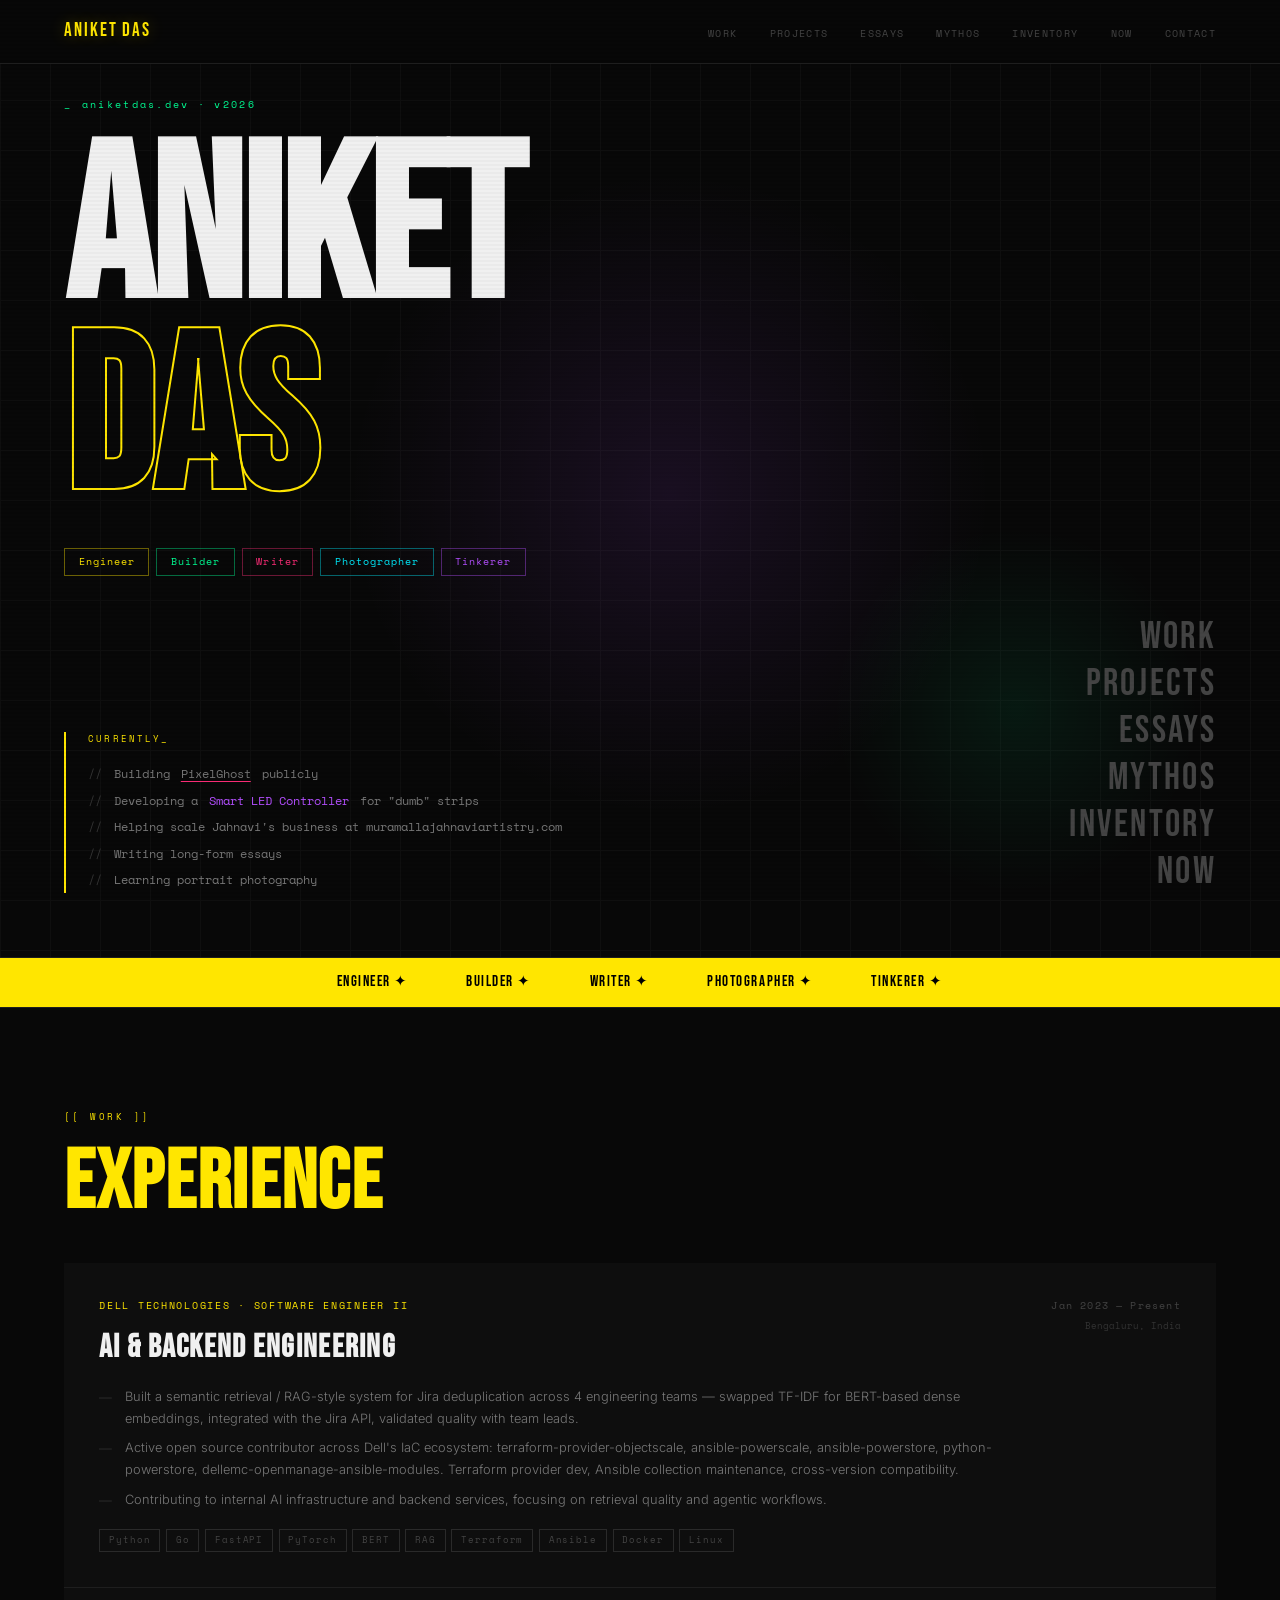
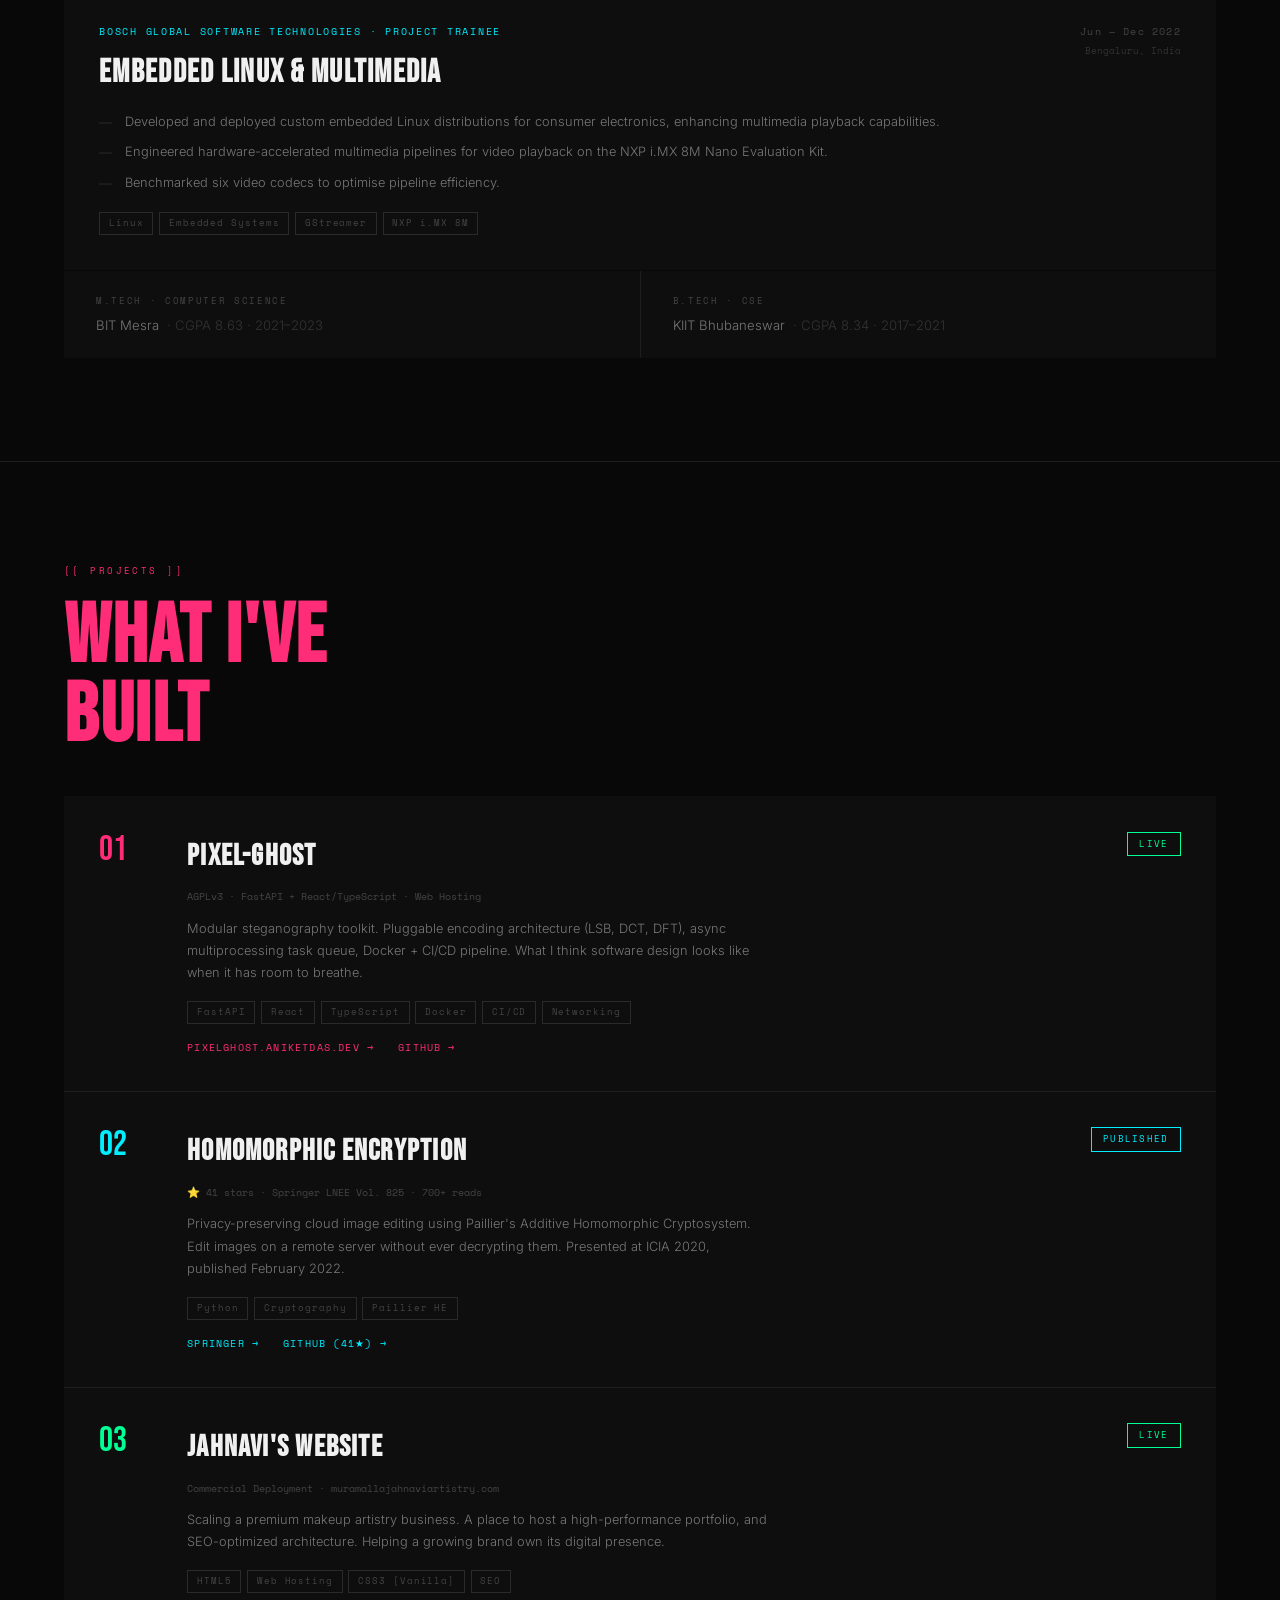
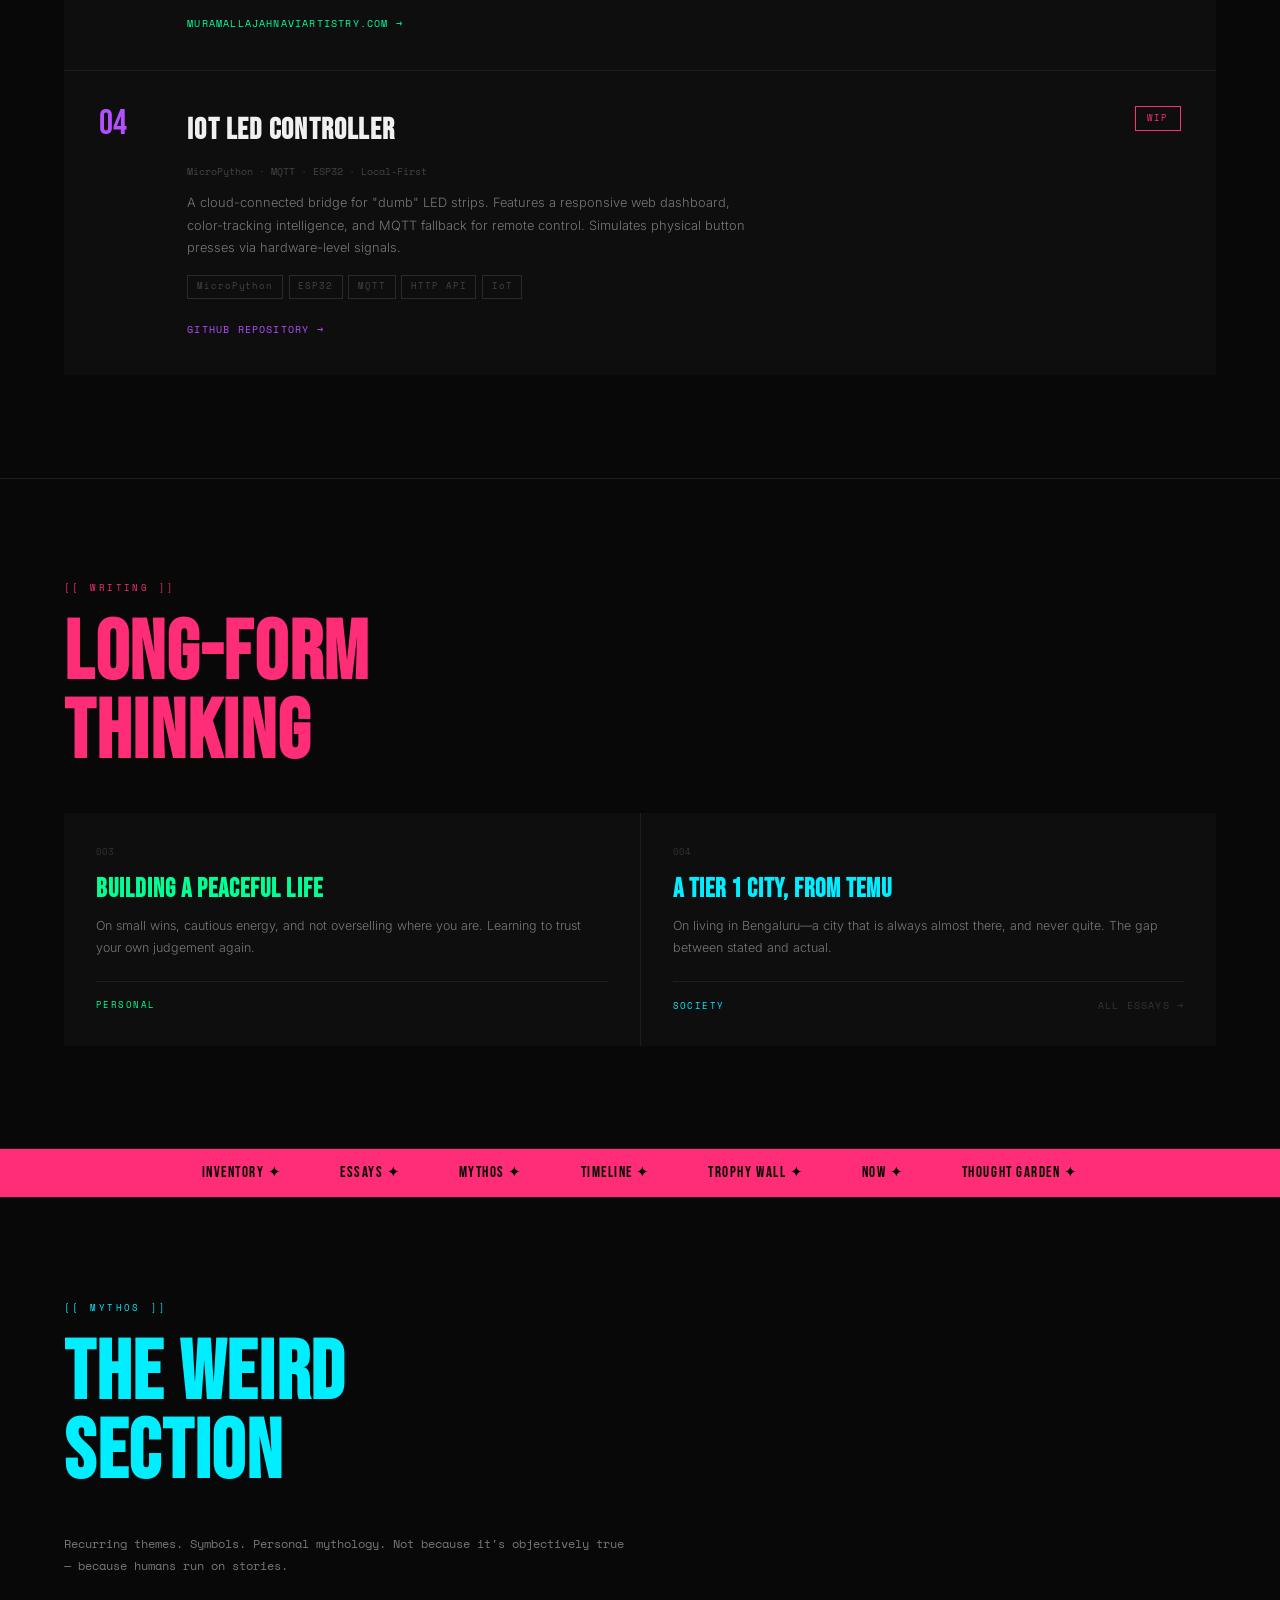
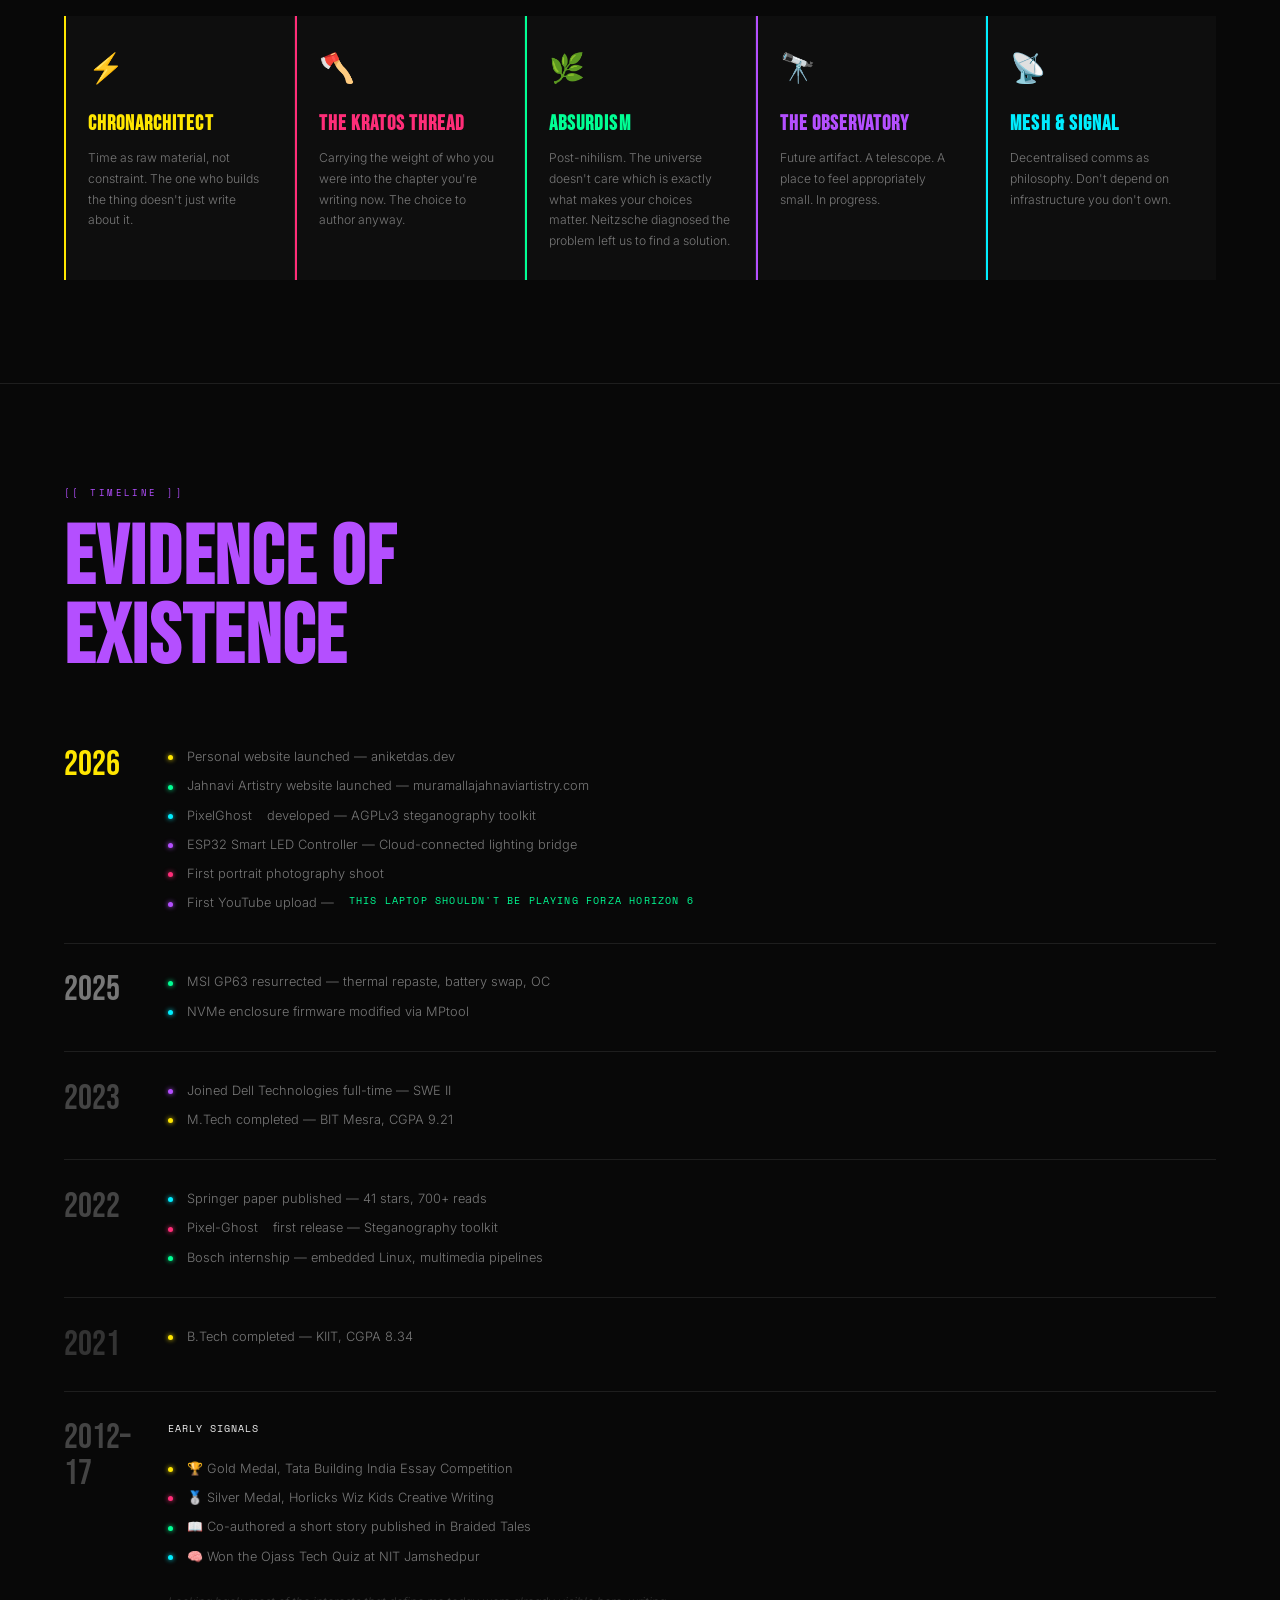
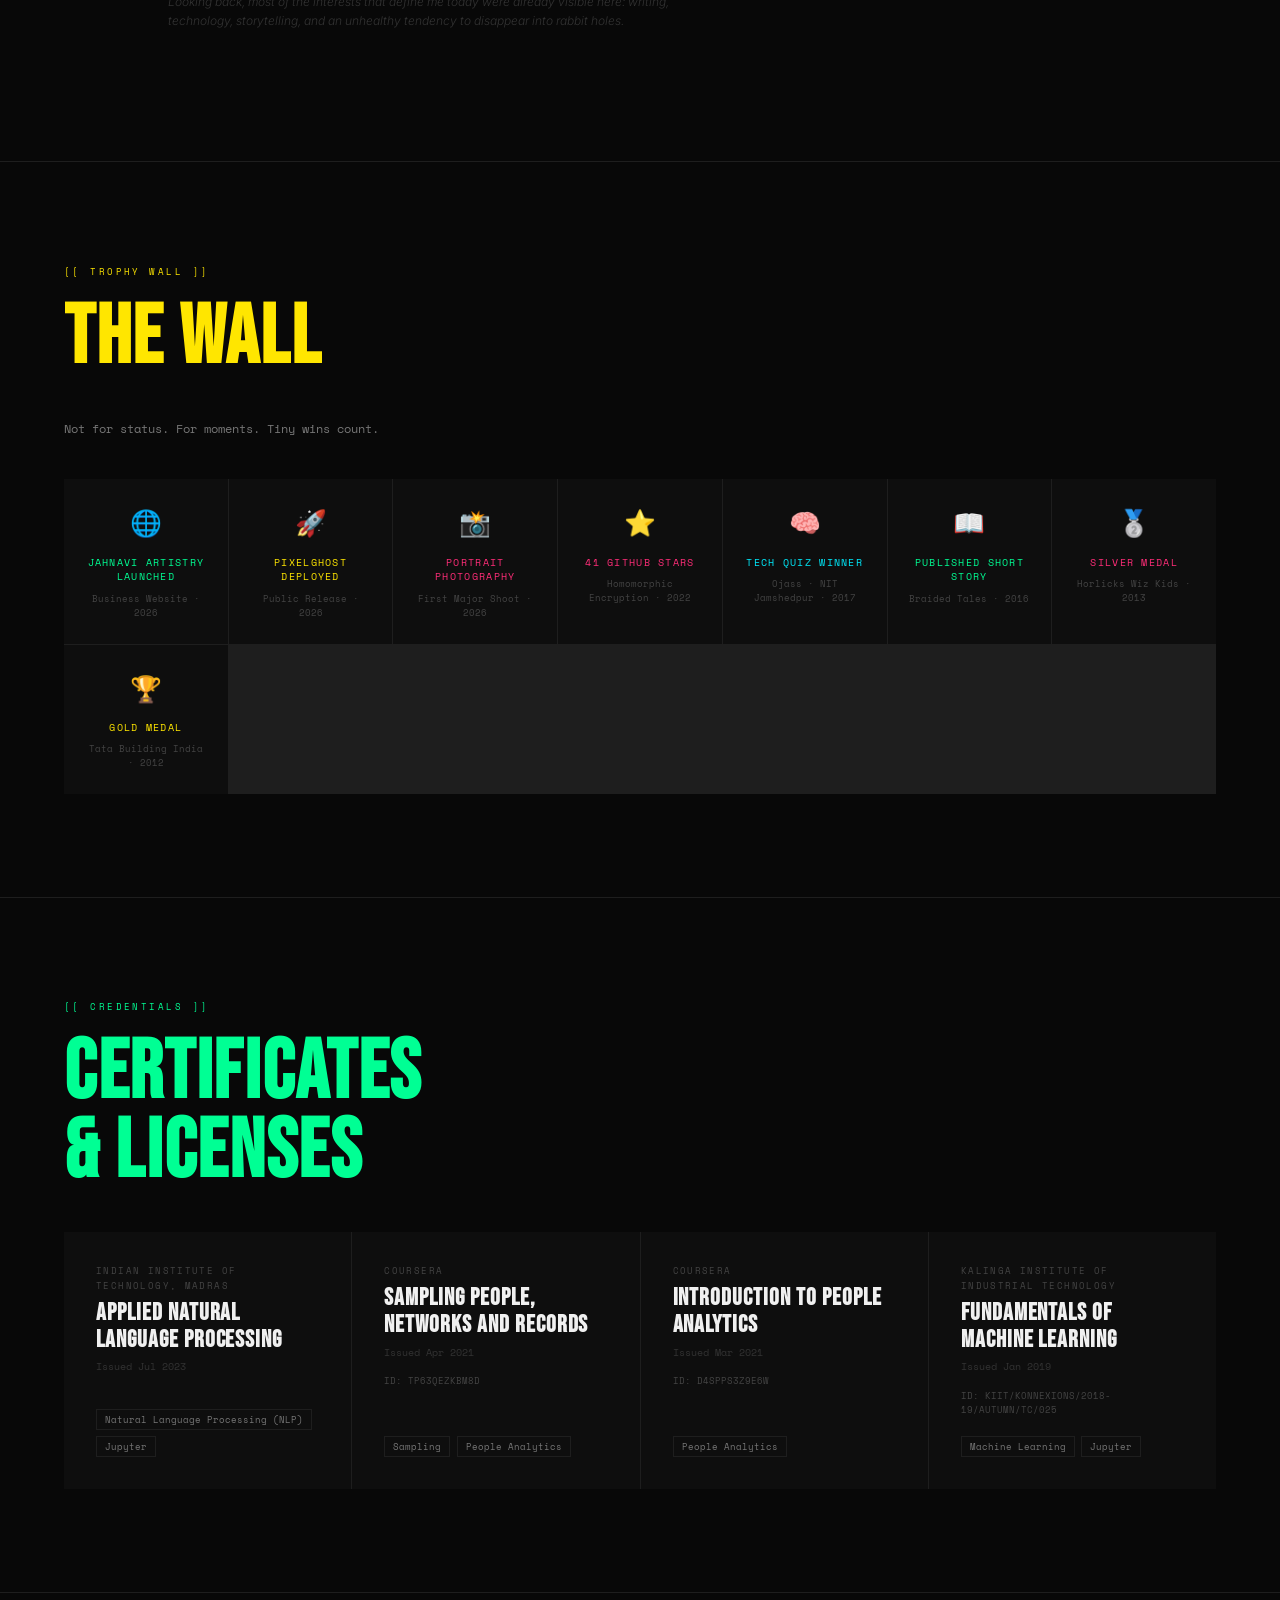
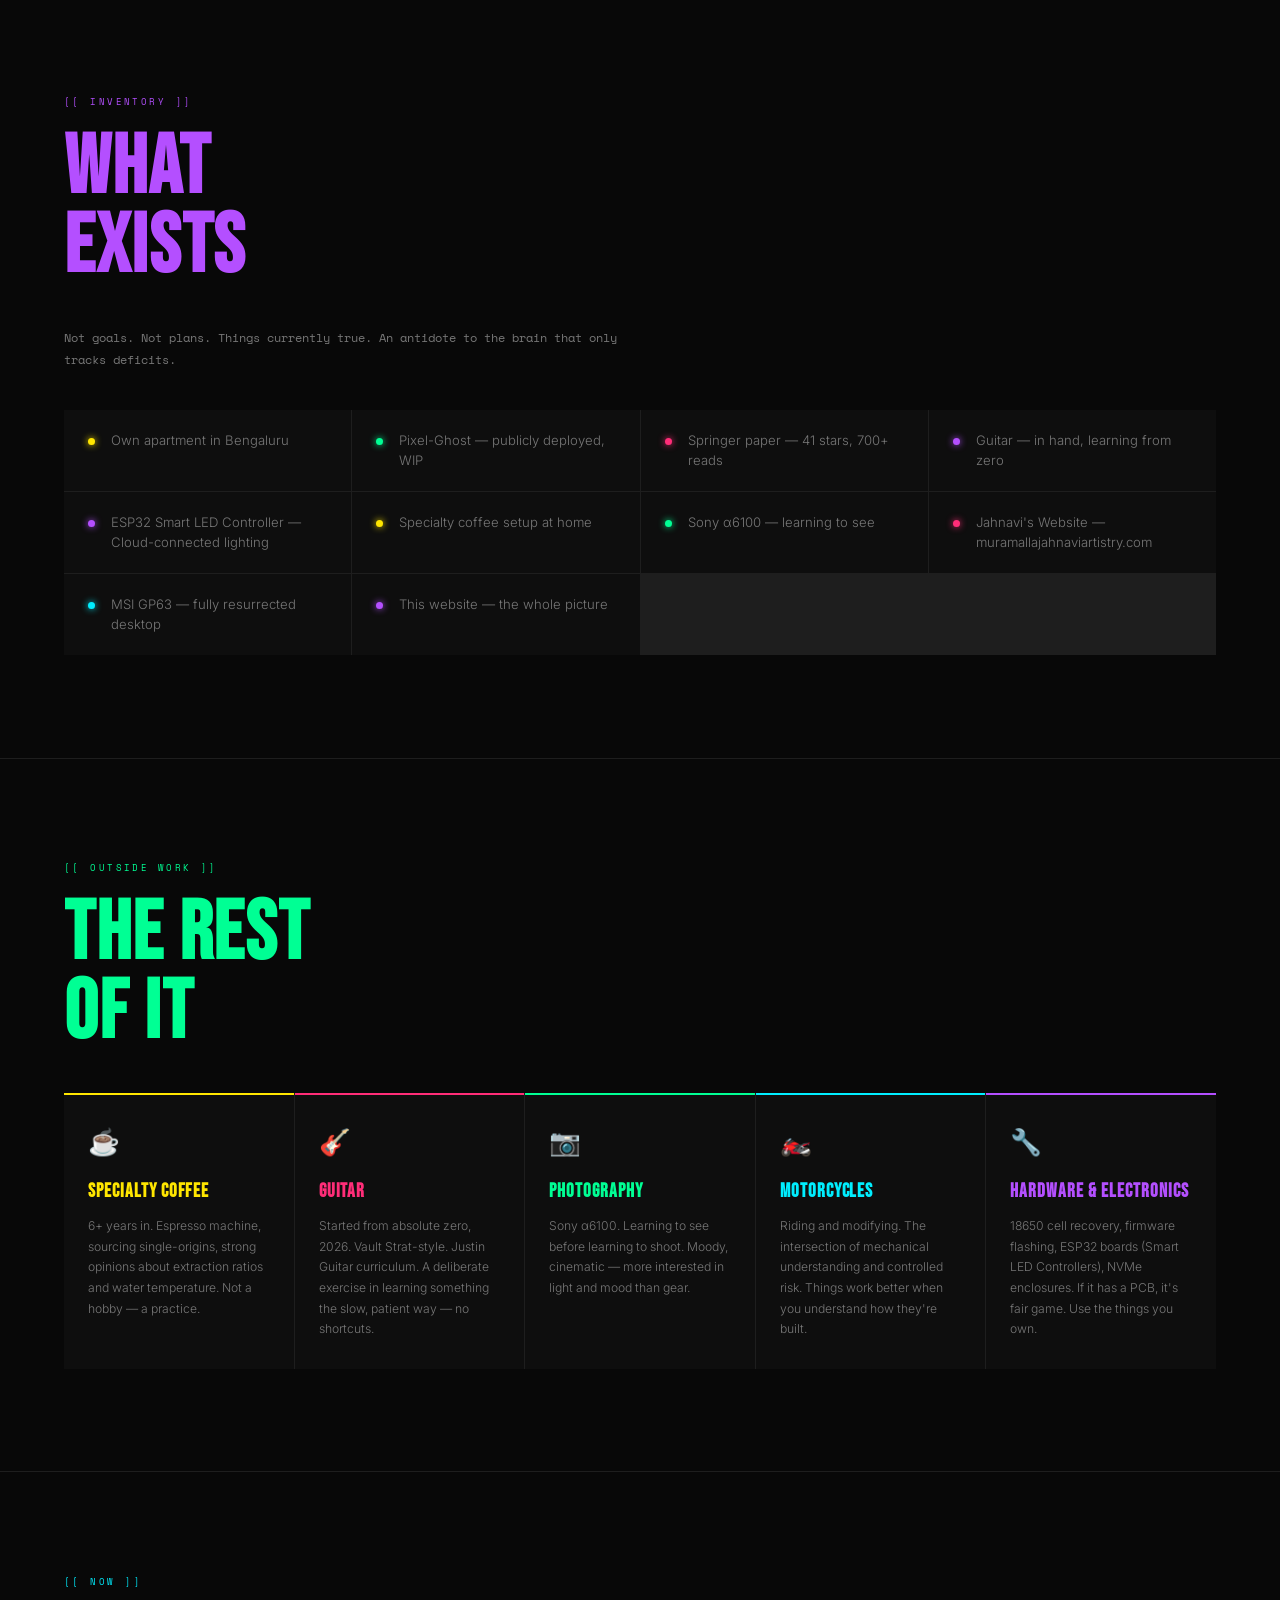
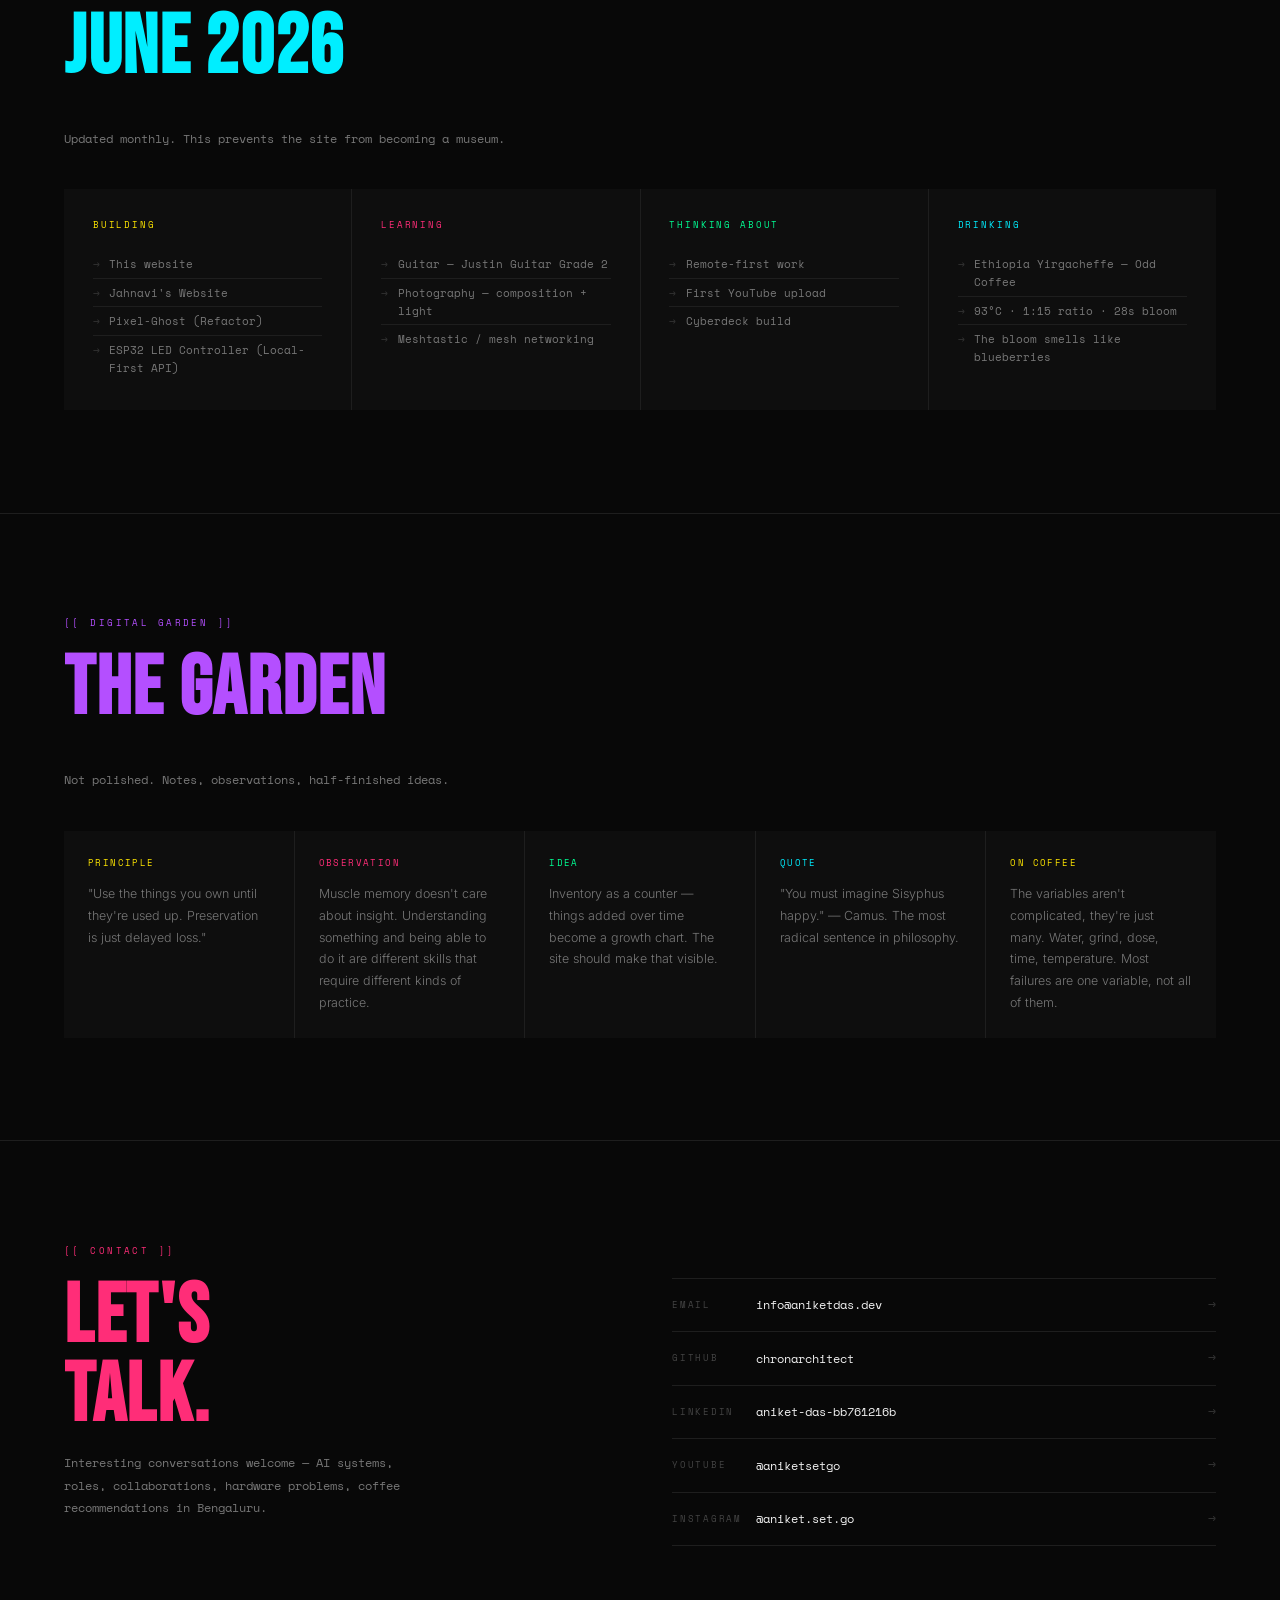
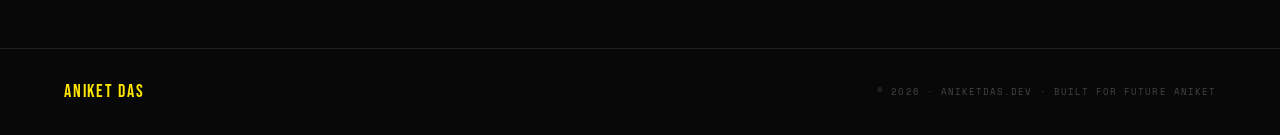
<file: index.html>
<!DOCTYPE html>
<html lang="en">
<head>
<meta charset="UTF-8">
<meta name="viewport" content="width=device-width, initial-scale=1.0">
<title>Aniket Das — Eternally Curious</title>
<link href="https://fonts.googleapis.com/css2?family=Bebas+Neue&family=Inter:wght@300;400;500&family=Space+Mono:ital,wght@0,400;0,700;1,400&display=swap" rel="stylesheet">
<link rel="icon" type="image/png" href="favicon/favicon-96x96.png" sizes="96x96" />
<link rel="icon" type="image/svg+xml" href="favicon/favicon.svg" />
<link rel="shortcut icon" href="favicon/favicon.ico" />
<link rel="apple-touch-icon" sizes="180x180" href="favicon/apple-touch-icon.png" />
<link rel="manifest" href="favicon/site.webmanifest" />
<link rel="stylesheet" href="css/style.css">
</head>
<body>

<nav>
  <a href="#" class="nav-logo">ANIKET DAS</a>
  <ul class="nav-links">
    <li><a href="#work">Work</a></li>
    <li><a href="#projects">Projects</a></li>
    <li><a href="essays.html">Essays</a></li>
    <li><a href="#mythos">Mythos</a></li>
    <li><a href="#inventory">Inventory</a></li>
    <li><a href="#now">Now</a></li>
    <li><a href="#contact">Contact</a></li>
  </ul>
</nav>

<!-- HERO -->
<section class="hero" id="home">
  <div class="hero-grid"></div>
  <div class="glow-purple"></div>
  <div class="glow-green"></div>
  <div class="hero-inner">
    <p class="hero-eyebrow"><span class="blink">_</span> aniketdas.dev · v2026</p>
    <h1 class="hero-name">
      <span class="l1">ANIKET</span>
      <span class="l2">DAS</span>
    </h1>
    <div class="hero-pills">
      <span class="pill y">Engineer</span>
      <span class="pill g">Builder</span>
      <span class="pill p">Writer</span>
      <span class="pill c">Photographer</span>
      <span class="pill pu">Tinkerer</span>
    </div>
    <div class="hero-bottom">
      <div class="currently">
        <p class="c-label">Currently_</p>
        <p class="c-item">Building <a href="https://pixelghost.aniketdas.dev" target="_blank" rel="noopener" style="color:inherit;text-decoration:underline;text-underline-offset:3px;text-decoration-thickness:1px;text-decoration-color:var(--pink)">PixelGhost</a> publicly</p>
        <p class="c-item">Developing a <span style="color:var(--purple)">Smart LED Controller</span> for "dumb" strips</p>
        <p class="c-item">Helping scale Jahnavi's business at muramallajahnaviartistry.com</p>
        <p class="c-item">Writing long-form essays</p>
        <p class="c-item">Learning portrait photography</p>
      </div>
      <div class="hero-nav">
        <a href="#work" class="hn-link y">Work</a>
        <a href="#projects" class="hn-link g">Projects</a>
        <a href="essays.html" class="hn-link p">Essays</a>
        <a href="#mythos" class="hn-link c">Mythos</a>
        <a href="#inventory" class="hn-link pu">Inventory</a>
        <a href="#now" class="hn-link y">Now</a>
      </div>
    </div>
  </div>
</section>

<!-- YELLOW MARQUEE -->
<div class="mq ybar" aria-hidden="true">
  <div class="mq-track" style="animation:none;display:flex;justify-content:center">
    <span class="mq-item">ENGINEER ✦</span><span class="mq-item">BUILDER ✦</span><span class="mq-item">WRITER ✦</span><span class="mq-item">PHOTOGRAPHER ✦</span><span class="mq-item">TINKERER ✦</span>
  </div>
</div>

<!-- WORK -->
<section id="work">
  <p class="s-pre y">Work</p>
  <h2 class="s-h" style="color:var(--yellow)">EXPERIENCE</h2>
  <div class="work-list">

    <div class="work-card">
      <div>
        <p class="work-role y">Dell Technologies · Software Engineer II</p>
        <h3 class="work-title">AI & Backend Engineering</h3>
        <ul class="work-bullets">
          <li>Built a semantic retrieval / RAG-style system for Jira deduplication across 4 engineering teams — swapped TF-IDF for BERT-based dense embeddings, integrated with the Jira API, validated quality with team leads.</li>
          <li>Active open source contributor across Dell's IaC ecosystem: terraform-provider-objectscale, ansible-powerscale, ansible-powerstore, python-powerstore, dellemc-openmanage-ansible-modules. Terraform provider dev, Ansible collection maintenance, cross-version compatibility.</li>
          <li>Contributing to internal AI infrastructure and backend services, focusing on retrieval quality and agentic workflows.</li>
        </ul>
        <div class="tech-row">
          <span class="tech">Python</span><span class="tech">Go</span><span class="tech">FastAPI</span><span class="tech">PyTorch</span><span class="tech">BERT</span><span class="tech">RAG</span><span class="tech">Terraform</span><span class="tech">Ansible</span><span class="tech">Docker</span><span class="tech">Linux</span>
        </div>
      </div>
      <div class="work-meta">
        <p class="work-period">Jan 2023 — Present</p>
        <p class="work-loc">Bengaluru, India</p>
      </div>
    </div>

    <div class="work-card">
      <div>
        <p class="work-role c">Bosch Global Software Technologies · Project Trainee</p>
        <h3 class="work-title">Embedded Linux & Multimedia</h3>
        <ul class="work-bullets">
          <li>Developed and deployed custom embedded Linux distributions for consumer electronics, enhancing multimedia playback capabilities.</li>
          <li>Engineered hardware-accelerated multimedia pipelines for video playback on the NXP i.MX 8M Nano Evaluation Kit.</li>
          <li>Benchmarked six video codecs to optimise pipeline efficiency.</li>
        </ul>
        <div class="tech-row">
          <span class="tech">Linux</span><span class="tech">Embedded Systems</span><span class="tech">GStreamer</span><span class="tech">NXP i.MX 8M</span>
        </div>
      </div>
      <div class="work-meta">
        <p class="work-period">Jun — Dec 2022</p>
        <p class="work-loc">Bengaluru, India</p>
      </div>
    </div>

  </div>

  <!-- Education inline, de-emphasised -->
  <div style="display:grid;grid-template-columns:1fr 1fr;gap:1px;background:var(--line);margin-top:1px">
    <div style="background:var(--bg2);padding:1.4rem 2rem">
      <p style="font-family:var(--mono);font-size:0.58rem;letter-spacing:0.18em;text-transform:uppercase;color:var(--muted);margin-bottom:0.4rem">M.Tech · Computer Science</p>
      <p style="font-size:0.82rem;color:var(--mid)">BIT Mesra &nbsp;<span style="color:var(--dimmed)">· CGPA 8.63 · 2021–2023</span></p>
    </div>
    <div style="background:var(--bg2);padding:1.4rem 2rem">
      <p style="font-family:var(--mono);font-size:0.58rem;letter-spacing:0.18em;text-transform:uppercase;color:var(--muted);margin-bottom:0.4rem">B.Tech · CSE</p>
      <p style="font-size:0.82rem;color:var(--mid)">KIIT Bhubaneswar &nbsp;<span style="color:var(--dimmed)">· CGPA 8.34 · 2017–2021</span></p>
    </div>
  </div>
</section>

<!-- PROJECTS -->
<section id="projects">
  <p class="s-pre p">Projects</p>
  <h2 class="s-h" style="color:var(--pink)">WHAT I'VE<br>BUILT</h2>
  <div class="proj-grid">

    <div class="proj-card">
      <div class="proj-n" style="color:var(--pink)">01</div>
      <div>
        <h3 class="proj-title">Pixel-Ghost</h3>
        <p class="proj-stat">AGPLv3 · FastAPI + React/TypeScript · Web Hosting</p>
        <p class="proj-desc">Modular steganography toolkit. Pluggable encoding architecture (LSB, DCT, DFT), async multiprocessing task queue, Docker + CI/CD pipeline. What I think software design looks like when it has room to breathe.</p>
        <div class="tech-row"><span class="tech">FastAPI</span><span class="tech">React</span><span class="tech">TypeScript</span><span class="tech">Docker</span><span class="tech">CI/CD</span><span class="tech">Networking</span></div>
        <div style="margin-top:1rem;display:flex;gap:1.5rem;flex-wrap:wrap">
          <a href="https://pixelghost.aniketdas.dev" class="proj-link" style="color:var(--pink)" target="_blank" rel="noopener">pixelghost.aniketdas.dev →</a>
          <a href="https://github.com/chronarchitect/pixel-ghost" class="proj-link" style="color:var(--pink)" target="_blank" rel="noopener">GitHub →</a>
        </div>
      </div>
      <span class="badge live">Live</span>
    </div>

    <div class="proj-card">
      <div class="proj-n" style="color:var(--cyan)">02</div>
      <div>
        <h3 class="proj-title">Homomorphic Encryption</h3>
        <p class="proj-stat">⭐ 41 stars · Springer LNEE Vol. 825 · 700+ reads</p>
        <p class="proj-desc">Privacy-preserving cloud image editing using Paillier's Additive Homomorphic Cryptosystem. Edit images on a remote server without ever decrypting them. Presented at ICIA 2020, published February 2022.</p>
        <div class="tech-row"><span class="tech">Python</span><span class="tech">Cryptography</span><span class="tech">Paillier HE</span></div>
        <div style="margin-top:1rem;display:flex;gap:1.5rem;flex-wrap:wrap">
          <a href="https://doi.org/10.1007/978-981-16-7637-6_41" class="proj-link" style="color:var(--cyan)" target="_blank" rel="noopener">Springer →</a>
          <a href="https://github.com/chronarchitect/Homomorphic-Image-Encryption" class="proj-link" style="color:var(--cyan)" target="_blank" rel="noopener">GitHub (41★) →</a>
        </div>
      </div>
      <span class="badge pub">Published</span>
    </div>

    <div class="proj-card">
      <div class="proj-n" style="color:var(--green)">03</div>
      <div>
        <h3 class="proj-title">Jahnavi's Website</h3>
        <p class="proj-stat">Commercial Deployment · muramallajahnaviartistry.com</p>
        <p class="proj-desc">Scaling a premium makeup artistry business. A place to host a high-performance portfolio, and SEO-optimized architecture. Helping a growing brand own its digital presence.</p>
        <div class="tech-row"><span class="tech">HTML5</span><span class="tech">Web Hosting</span><span class="tech">CSS3 [Vanilla]</span><span class="tech">SEO</span></div>
        <div style="margin-top:1rem"><a href="https://muramallajahnaviartistry.com" class="proj-link" style="color:var(--green)" target="_blank" rel="noopener">muramallajahnaviartistry.com →</a></div>
      </div>
      <span class="badge live">Live</span>
    </div>

    <div class="proj-card">
      <div class="proj-n" style="color:var(--purple)">04</div>
      <div>
        <h3 class="proj-title">IoT LED Controller</h3>
        <p class="proj-stat">MicroPython · MQTT · ESP32 · Local-First</p>
        <p class="proj-desc">A cloud-connected bridge for "dumb" LED strips. Features a responsive web dashboard, color-tracking intelligence, and MQTT fallback for remote control. Simulates physical button presses via hardware-level signals.</p>
        <div class="tech-row">
          <span class="tech">MicroPython</span><span class="tech">ESP32</span><span class="tech">MQTT</span><span class="tech">HTTP API</span><span class="tech">IoT</span>
        </div>
        <div style="margin-top:1rem">
          <a href="https://github.com/chronarchitect/esp32-cookbook" class="proj-link" style="color:var(--purple)" target="_blank" rel="noopener">GitHub Repository →</a>
        </div>
      </div>
      <span class="badge wip">WIP</span>
    </div>

  </div>
</section>

<!-- WRITING -->
<section id="writing">
  <p class="s-pre p">Writing</p>
  <h2 class="s-h" style="color:var(--pink)">LONG-FORM<br>THINKING</h2>
  <div class="essays-grid">
    
    <div class="essay">
      <p class="e-num">003</p>
      <a href="essays/peaceful-life.html" style="text-decoration:none;color:inherit;">
        <h3 class="e-title" style="color:var(--green)">Building a peaceful life</h3>
        <p class="e-excerpt">On small wins, cautious energy, and not overselling where you are. Learning to trust your own judgement again.</p>
      </a>
      <div class="e-foot"><span class="e-cat" style="color:var(--green)">Personal</span></div>
    </div>

    <div class="essay">
      <p class="e-num">004</p>
      <a href="essays/temu-city.html" style="text-decoration:none;color:inherit;">
        <h3 class="e-title" style="color:var(--cyan)">A tier 1 city, from Temu</h3>
        <p class="e-excerpt">On living in Bengaluru—a city that is always almost there, and never quite. The gap between stated and actual.</p>
      </a>
      <div class="e-foot">
        <span class="e-cat" style="color:var(--cyan)">Society</span>
        <a href="essays.html" class="proj-link" style="color:var(--dimmed);font-size:0.6rem;">All essays →</a>
      </div>
    </div>

  </div>
</section>

<!-- PINK MARQUEE -->
<div class="mq pbar" aria-hidden="true">
  <div class="mq-track" style="animation:none;display:flex;justify-content:center">
    <span class="mq-item">INVENTORY ✦</span><span class="mq-item">ESSAYS ✦</span><span class="mq-item">MYTHOS ✦</span><span class="mq-item">TIMELINE ✦</span><span class="mq-item">TROPHY WALL ✦</span><span class="mq-item">NOW ✦</span><span class="mq-item">THOUGHT GARDEN ✦</span>
  </div>
</div>

<!-- MYTHOS -->
<section id="mythos">
  <p class="s-pre c">Mythos</p>
  <h2 class="s-h" style="color:var(--cyan)">THE WEIRD<br>SECTION</h2>
  <p class="sub">Recurring themes. Symbols. Personal mythology. Not because it's objectively true — because humans run on stories.</p>
  <div class="mythos-grid">
    <div class="myth y"><span class="myth-sym">⚡</span><h3 class="myth-name" style="color:var(--yellow)">ChronArchitect</h3><p class="myth-desc">Time as raw material, not constraint. The one who builds the thing doesn't just write about it.</p></div>
    <div class="myth p"><span class="myth-sym">🪓</span><h3 class="myth-name" style="color:var(--pink)">The Kratos Thread</h3><p class="myth-desc">Carrying the weight of who you were into the chapter you're writing now. The choice to author anyway.</p></div>
    <div class="myth g"><span class="myth-sym">🌿</span><h3 class="myth-name" style="color:var(--green)">Absurdism</h3><p class="myth-desc">Post-nihilism. The universe doesn't care which is exactly what makes your choices matter. Neitzsche diagnosed the problem left us to find a solution.</p></div>
    <div class="myth pu"><span class="myth-sym">🔭</span><h3 class="myth-name" style="color:var(--purple)">The Observatory</h3><p class="myth-desc">Future artifact. A telescope. A place to feel appropriately small. In progress.</p></div>
    <div class="myth c"><span class="myth-sym">📡</span><h3 class="myth-name" style="color:var(--cyan)">Mesh & Signal</h3><p class="myth-desc">Decentralised comms as philosophy. Don't depend on infrastructure you don't own.</p></div>
  </div>
</section>

<!-- TIMELINE -->
<section id="timeline">
  <p class="s-pre pu">Timeline</p>
  <h2 class="s-h" style="color:var(--purple)">EVIDENCE OF<br>EXISTENCE</h2>
  <div class="tl">
    <div class="tl-row">
      <div class="tl-yr" style="color:var(--yellow)">2026</div>
      <div class="tl-items">
        <div class="tl-item"><div class="tl-dot y"></div>Personal website launched — aniketdas.dev</div>
        <div class="tl-item"><div class="tl-dot g"></div>Jahnavi Artistry website launched — muramallajahnaviartistry.com</div>
        <div class="tl-item"><div class="tl-dot c"></div><a href="https://pixelghost.aniketdas.dev" target="_blank" rel="noopener" style="color:inherit;text-decoration:none">PixelGhost</a> developed — AGPLv3 steganography toolkit</div>
        <div class="tl-item"><div class="tl-dot pu"></div>ESP32 Smart LED Controller — Cloud-connected lighting bridge</div>
        <div class="tl-item"><div class="tl-dot p"></div>First portrait photography shoot</div>
        <div class="tl-item"><div class="tl-dot pu"></div>First YouTube upload — <a class="proj-link" style="color:var(--green)" href="https://youtu.be/9KhOPCaNy_A?si=4TyaxEiiLhXEdtUJ" target="_blank" rel="noopener">This Laptop Shouldn't Be Playing Forza Horizon 6</a></div>
      </div>
    </div>
    <div class="tl-row">
      <div class="tl-yr" style="color:var(--mid)">2025</div>
      <div class="tl-items">
        <div class="tl-item"><div class="tl-dot g"></div>MSI GP63 resurrected — thermal repaste, battery swap, OC</div>
        <div class="tl-item"><div class="tl-dot c"></div>NVMe enclosure firmware modified via MPtool</div>
      </div>
    </div>
    <div class="tl-row">
      <div class="tl-yr" style="color:var(--muted)">2023</div>
      <div class="tl-items">
        <div class="tl-item"><div class="tl-dot pu"></div>Joined Dell Technologies full-time — SWE II</div>
        <div class="tl-item"><div class="tl-dot y"></div>M.Tech completed — BIT Mesra, CGPA 9.21</div>
      </div>
    </div>
    <div class="tl-row">
      <div class="tl-yr" style="color:var(--muted)">2022</div>
      <div class="tl-items">
        <div class="tl-item"><div class="tl-dot c"></div>Springer paper published — 41 stars, 700+ reads</div>
        <div class="tl-item"><div class="tl-dot p"></div><a href="https://pixelghost.aniketdas.dev" target="_blank" rel="noopener" style="color:inherit;text-decoration:none">Pixel-Ghost</a> first release — Steganography toolkit</div>
        <div class="tl-item"><div class="tl-dot g"></div>Bosch internship — embedded Linux, multimedia pipelines</div>
      </div>
    </div>
    <div class="tl-row">
      <div class="tl-yr" style="color:var(--dimmed)">2021</div>
      <div class="tl-items">
        <div class="tl-item"><div class="tl-dot y"></div>B.Tech completed — KIIT, CGPA 8.34</div>
      </div>
    </div>
    <div class="tl-row">
      <div class="tl-yr" style="color:var(--muted)">2012–17</div>
      <div class="tl-items">
        <p style="font-family:var(--mono);font-size:0.65rem;letter-spacing:0.1em;color:var(--white);margin-bottom:0.8rem;text-transform:uppercase">Early Signals</p>
        <div class="tl-item"><div class="tl-dot y"></div>🏆 Gold Medal, Tata Building India Essay Competition</div>
        <div class="tl-item"><div class="tl-dot p"></div>🥈 Silver Medal, Horlicks Wiz Kids Creative Writing</div>
        <div class="tl-item"><div class="tl-dot g"></div>📖 Co-authored a short story published in Braided Tales</div>
        <div class="tl-item"><div class="tl-dot c"></div>🧠 Won the Ojass Tech Quiz at NIT Jamshedpur</div>
        <p style="font-size:0.75rem;color:var(--dimmed);font-style:italic;margin-top:1rem;line-height:1.6;max-width:540px">
          Looking back, most of the interests that define me today were already visible here: writing, technology, storytelling, and an unhealthy tendency to disappear into rabbit holes.
        </p>
      </div>
    </div>
  </div>
</section>

<!-- TROPHY WALL -->
<section id="trophies">
  <p class="s-pre y">Trophy Wall</p>
  <h2 class="s-h" style="color:var(--yellow)">THE WALL</h2>
  <p class="sub">Not for status. For moments. Tiny wins count.</p>
  <div class="trophy-grid">
    <div class="trophy"><span class="t-icon">🌐</span><p class="t-name" style="color:var(--green)">Jahnavi Artistry Launched</p><p class="t-date">Business Website · 2026</p></div>
    <div class="trophy"><span class="t-icon">🚀</span><p class="t-name" style="color:var(--yellow)"><a href="https://pixelghost.aniketdas.dev" target="_blank" rel="noopener" style="color:inherit;text-decoration:none">PixelGhost Deployed</a></p><p class="t-date">Public Release · 2026</p></div>
    <div class="trophy"><span class="t-icon">📸</span><p class="t-name" style="color:var(--pink)">Portrait Photography</p><p class="t-date">First Major Shoot · 2026</p></div>
    <div class="trophy"><span class="t-icon">⭐</span><p class="t-name" style="color:var(--pink)">41 GitHub Stars</p><p class="t-date">Homomorphic Encryption · 2022</p></div>
    <div class="trophy"><span class="t-icon">🧠</span><p class="t-name" style="color:var(--cyan)">Tech Quiz Winner</p><p class="t-date">Ojass · NIT Jamshedpur · 2017</p></div>
    <div class="trophy"><span class="t-icon">📖</span><p class="t-name" style="color:var(--green)">Published Short Story</p><p class="t-date">Braided Tales · 2016</p></div>
    <div class="trophy"><span class="t-icon">🥈</span><p class="t-name" style="color:var(--pink)">Silver Medal</p><p class="t-date">Horlicks Wiz Kids · 2013</p></div>
    <div class="trophy"><span class="t-icon">🏆</span><p class="t-name" style="color:var(--yellow)">Gold Medal</p><p class="t-date">Tata Building India · 2012</p></div>
  </div>
</section>

<!-- CERTIFICATES -->
<section id="certificates">
  <p class="s-pre g">Credentials</p>
  <h2 class="s-h" style="color:var(--green)">CERTIFICATES<br>& LICENSES</h2>
  <div class="certs-grid">
    
    <div class="cert-card">
      <div class="cert-meta">
        <p class="cert-issuer">Indian Institute of Technology, Madras</p>
        <h3 class="cert-title">Applied Natural Language Processing</h3>
        <p class="cert-date">Issued Jul 2023</p>
      </div>
      <div class="cert-skills">
        <span class="cert-skill">Natural Language Processing (NLP)</span>
        <span class="cert-skill">Jupyter</span>
      </div>
    </div>

    <div class="cert-card">
      <div class="cert-meta">
        <p class="cert-issuer">Coursera</p>
        <h3 class="cert-title">Sampling People, Networks and Records</h3>
        <p class="cert-date">Issued Apr 2021</p>
        <span class="cert-id">ID: TP63QEZKBM8D</span>
      </div>
      <div class="cert-skills">
        <span class="cert-skill">Sampling</span>
        <span class="cert-skill">People Analytics</span>
      </div>
    </div>

    <div class="cert-card">
      <div class="cert-meta">
        <p class="cert-issuer">Coursera</p>
        <h3 class="cert-title">Introduction to People Analytics</h3>
        <p class="cert-date">Issued Mar 2021</p>
        <span class="cert-id">ID: D4SPPS3Z9E6W</span>
      </div>
      <div class="cert-skills">
        <span class="cert-skill">People Analytics</span>
      </div>
    </div>

    <div class="cert-card">
      <div class="cert-meta">
        <p class="cert-issuer">Kalinga Institute of Industrial Technology</p>
        <h3 class="cert-title">Fundamentals of Machine Learning</h3>
        <p class="cert-date">Issued Jan 2019</p>
        <span class="cert-id">ID: KIIT/KONNEXIONS/2018-19/AUTUMN/TC/025</span>
      </div>
      <div class="cert-skills">
        <span class="cert-skill">Machine Learning</span>
        <span class="cert-skill">Jupyter</span>
      </div>
    </div>

  </div>
</section>

<!-- INVENTORY -->
<section id="inventory">
  <p class="s-pre pu">Inventory</p>
  <h2 class="s-h" style="color:var(--purple)">WHAT<br>EXISTS</h2>
  <p class="sub">Not goals. Not plans. Things currently true. An antidote to the brain that only tracks deficits.</p>
  <div class="inv-grid">
    <div class="inv-item"><div class="inv-dot y"></div><p class="inv-text">Own apartment in Bengaluru</p></div>
    <div class="inv-item"><div class="inv-dot g"></div><p class="inv-text"><a href="https://pixelghost.aniketdas.dev" target="_blank" rel="noopener" style="color:inherit;text-decoration:none">Pixel-Ghost</a> — publicly deployed, WIP</p></div>
    <div class="inv-item"><div class="inv-dot p"></div><p class="inv-text">Springer paper — 41 stars, 700+ reads</p></div>
    <div class="inv-item"><div class="inv-dot pu"></div><p class="inv-text">Guitar — in hand, learning from zero</p></div>
    <div class="inv-item"><div class="inv-dot pu"></div><p class="inv-text">ESP32 Smart LED Controller — Cloud-connected lighting</p></div>
    <div class="inv-item"><div class="inv-dot y"></div><p class="inv-text">Specialty coffee setup at home</p></div>
    <div class="inv-item"><div class="inv-dot g"></div><p class="inv-text">Sony α6100 — learning to see</p></div>
    <div class="inv-item"><div class="inv-dot p"></div><p class="inv-text">Jahnavi's Website — muramallajahnaviartistry.com</p></div>
    <div class="inv-item"><div class="inv-dot c"></div><p class="inv-text">MSI GP63 — fully resurrected desktop</p></div>
    <div class="inv-item"><div class="inv-dot pu"></div><p class="inv-text">This website — the whole picture</p></div>
  </div>
</section>

<!-- OUTSIDE WORK -->
<section id="outside">
  <p class="s-pre g">Outside Work</p>
  <h2 class="s-h" style="color:var(--green)">THE REST<br>OF IT</h2>
  <div class="outside-grid">
    <div class="outside-card y">
      <span class="oc-icon">☕</span>
      <h3 class="oc-name" style="color:var(--yellow)">Specialty Coffee</h3>
      <p class="oc-desc">6+ years in. Espresso machine, sourcing single-origins, strong opinions about extraction ratios and water temperature. Not a hobby — a practice.</p>
    </div>
    <div class="outside-card p">
      <span class="oc-icon">🎸</span>
      <h3 class="oc-name" style="color:var(--pink)">Guitar</h3>
      <p class="oc-desc">Started from absolute zero, 2026. Vault Strat-style. Justin Guitar curriculum. A deliberate exercise in learning something the slow, patient way — no shortcuts.</p>
    </div>
    <div class="outside-card g">
      <span class="oc-icon">📷</span>
      <h3 class="oc-name" style="color:var(--green)">Photography</h3>
      <p class="oc-desc">Sony α6100. Learning to see before learning to shoot. Moody, cinematic — more interested in light and mood than gear.</p>
    </div>
    <div class="outside-card c">
      <span class="oc-icon">🏍️</span>
      <h3 class="oc-name" style="color:var(--cyan)">Motorcycles</h3>
      <p class="oc-desc">Riding and modifying. The intersection of mechanical understanding and controlled risk. Things work better when you understand how they're built.</p>
    </div>
    <div class="outside-card pu">
      <span class="oc-icon">🔧</span>
      <h3 class="oc-name" style="color:var(--purple)">Hardware & Electronics</h3>
      <p class="oc-desc">18650 cell recovery, firmware flashing, ESP32 boards (Smart LED Controllers), NVMe enclosures. If it has a PCB, it's fair game. Use the things you own.</p>
    </div>
  </div>
</section>

<!-- NOW -->
<section id="now">
  <p class="s-pre c">Now</p>
  <h2 class="s-h" style="color:var(--cyan)">JUNE 2026</h2>
  <p class="sub">Updated monthly. This prevents the site from becoming a museum.</p>
  <div class="now-grid">
    <div class="now-card">
      <p class="nc-label" style="color:var(--yellow)">Building</p>
      <p class="nc-item">This website</p>
      <p class="nc-item">Jahnavi's Website</p>
      <p class="nc-item"><a href="https://pixelghost.aniketdas.dev" target="_blank" rel="noopener" style="color:inherit;text-decoration:none">Pixel-Ghost (Refactor)</a></p>
      <p class="nc-item">ESP32 LED Controller (Local-First API)</p>
    </div>
    <div class="now-card">
      <p class="nc-label" style="color:var(--pink)">Learning</p>
      <p class="nc-item">Guitar — Justin Guitar Grade 2</p>
      <p class="nc-item">Photography — composition + light</p>
      <p class="nc-item">Meshtastic / mesh networking</p>
    </div>
    <div class="now-card">
      <p class="nc-label" style="color:var(--green)">Thinking About</p>
      <p class="nc-item">Remote-first work</p>
      <p class="nc-item">First YouTube upload</p>
      <p class="nc-item">Cyberdeck build</p>
    </div>
    <div class="now-card">
      <p class="nc-label" style="color:var(--cyan)">Drinking</p>
      <p class="nc-item">Ethiopia Yirgacheffe — Odd Coffee</p>
      <p class="nc-item">93°C · 1:15 ratio · 28s bloom</p>
      <p class="nc-item">The bloom smells like blueberries</p>
    </div>
  </div>
</section>

<!-- DIGITAL GARDEN -->
<section id="garden">
  <p class="s-pre pu">Digital Garden</p>
  <h2 class="s-h" style="color:var(--purple)">THE GARDEN</h2>
  <p class="sub">Not polished. Notes, observations, half-finished ideas.</p>
  <div class="garden-grid">
    <div class="seed"><span class="seed-tag" style="color:var(--yellow)">Principle</span>"Use the things you own until they're used up. Preservation is just delayed loss."</div>
    <div class="seed"><span class="seed-tag" style="color:var(--pink)">Observation</span>Muscle memory doesn't care about insight. Understanding something and being able to do it are different skills that require different kinds of practice.</div>
    <div class="seed"><span class="seed-tag" style="color:var(--green)">Idea</span>Inventory as a counter — things added over time become a growth chart. The site should make that visible.</div>
    <div class="seed"><span class="seed-tag" style="color:var(--cyan)">Quote</span>"You must imagine Sisyphus happy." — Camus. The most radical sentence in philosophy.</div>
    <div class="seed"><span class="seed-tag" style="color:var(--yellow)">On Coffee</span>The variables aren't complicated, they're just many. Water, grind, dose, time, temperature. Most failures are one variable, not all of them.</div>
  </div>
</section>

<!-- CONTACT -->
<section id="contact">
  <p class="s-pre p">Contact</p>
  <div class="contact-grid">
    <div>
      <h2 class="s-h" style="color:var(--pink);margin-bottom:1rem">LET'S<br>TALK.</h2>
      <p style="font-family:var(--mono);font-size:0.75rem;color:var(--mid);line-height:1.9;max-width:360px">Interesting conversations welcome — AI systems, roles, collaborations, hardware problems, coffee recommendations in Bengaluru.</p>
    </div>
    <div>
      <div class="soc-links">
        <a href="mailto:info@aniketdas.dev" class="soc-link g">
          <div class="soc-left"><span class="soc-plat">Email</span><span class="soc-handle">info@aniketdas.dev</span></div>
          <span class="soc-arrow">→</span>
        </a>
        <a href="https://github.com/chronarchitect" class="soc-link y" target="_blank" rel="noopener">
          <div class="soc-left"><span class="soc-plat">GitHub</span><span class="soc-handle">chronarchitect</span></div>
          <span class="soc-arrow">→</span>
        </a>
        <a href="https://www.linkedin.com/in/aniket-das-bb761216b/" class="soc-link c" target="_blank" rel="noopener">
          <div class="soc-left"><span class="soc-plat">LinkedIn</span><span class="soc-handle">aniket-das-bb761216b</span></div>
          <span class="soc-arrow">→</span>
        </a>
        <a href="https://youtube.com/@aniketsetgo" class="soc-link p" target="_blank" rel="noopener">
          <div class="soc-left"><span class="soc-plat">YouTube</span><span class="soc-handle">@aniketsetgo</span></div>
          <span class="soc-arrow">→</span>
        </a>
        <a href="https://instagram.com/aniket.set.go" class="soc-link pu" target="_blank" rel="noopener">
          <div class="soc-left"><span class="soc-plat">Instagram</span><span class="soc-handle">@aniket.set.go</span></div>
          <span class="soc-arrow">→</span>
        </a>
      </div>
    </div>
  </div>
</section>

<footer>
  <span class="f-logo">ANIKET DAS</span>
  <span class="f-copy">© 2026 · aniketdas.dev · Built for future Aniket</span>
</footer>

</body>
</html>
</file>
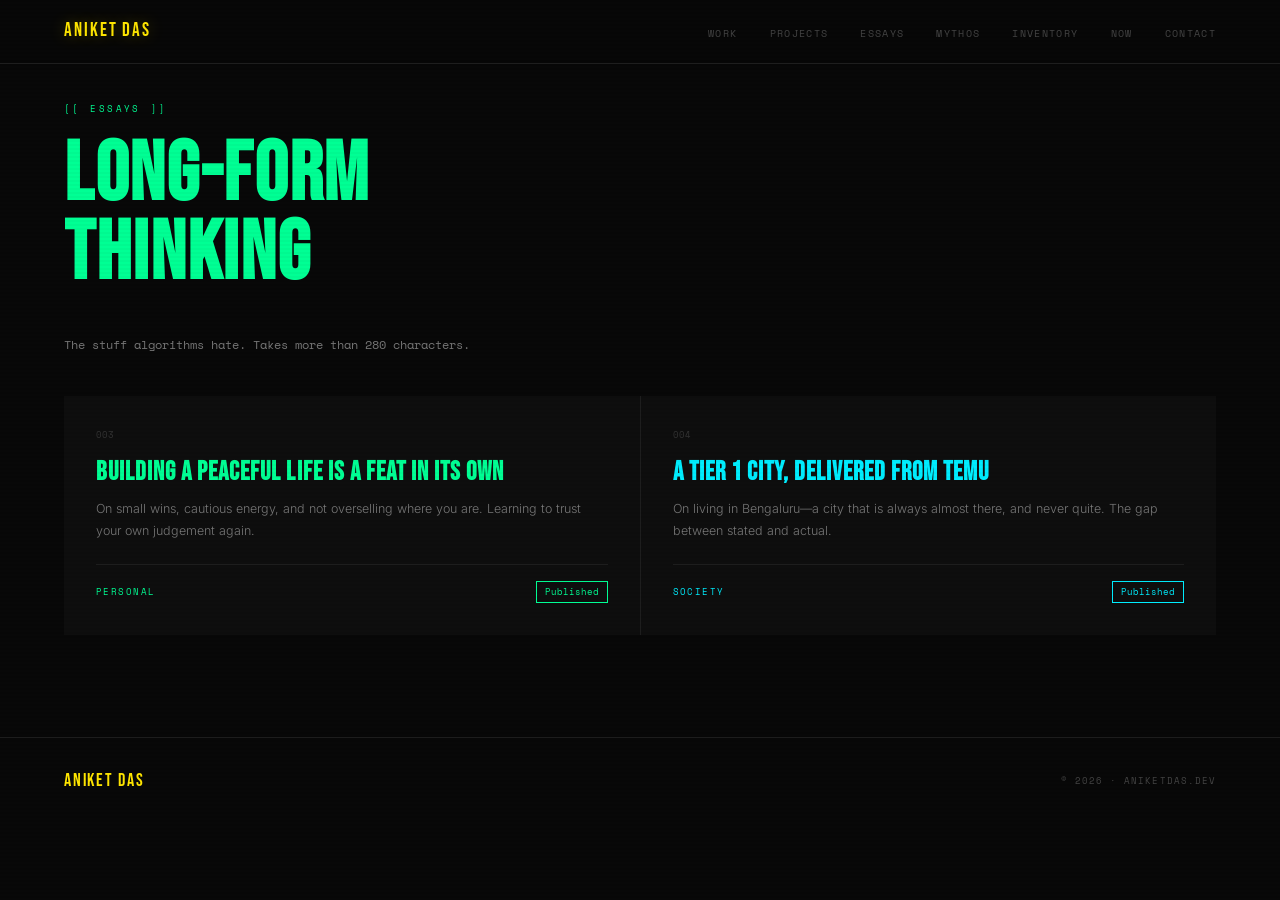
<file: essays.html>
<!DOCTYPE html>
<html lang="en">
<head>
<meta charset="UTF-8">
<meta name="viewport" content="width=device-width, initial-scale=1.0">
<title>Essays — Aniket Das</title>
<link href="https://fonts.googleapis.com/css2?family=Bebas+Neue&family=Inter:wght@300;400;500&family=Space+Mono:ital,wght@0,400;0,700;1,400&display=swap" rel="stylesheet">
<link rel="icon" type="image/png" href="favicon/favicon-96x96.png" sizes="96x96" />
<link rel="icon" type="image/svg+xml" href="favicon/favicon.svg" />
<link rel="shortcut icon" href="favicon/favicon.ico" />
<link rel="apple-touch-icon" sizes="180x180" href="favicon/apple-touch-icon.png" />
<link rel="manifest" href="favicon/site.webmanifest" />
<link rel="stylesheet" href="css/style.css">
</head>
<body>

<nav>
  <a href="index.html" class="nav-logo">ANIKET DAS</a>
  <ul class="nav-links">
    <li><a href="index.html#work">Work</a></li>
    <li><a href="index.html#projects">Projects</a></li>
    <li><a href="#">Essays</a></li>
    <li><a href="index.html#mythos">Mythos</a></li>
    <li><a href="index.html#inventory">Inventory</a></li>
    <li><a href="index.html#now">Now</a></li>
    <li><a href="index.html#contact">Contact</a></li>
  </ul>
</nav>

<section id="essays">
  <p class="s-pre g">Essays</p>
  <h2 class="s-h" style="color:var(--green)">LONG-FORM<br>THINKING</h2>
  <p class="sub">The stuff algorithms hate. Takes more than 280 characters.</p>
  <div class="essays-grid">
    
    <div class="essay">
      <p class="e-num">003</p>
      <a href="essays/peaceful-life.html" style="text-decoration:none;color:inherit;">
        <h3 class="e-title" style="color:var(--green)">Building a peaceful life is a feat in its own</h3>
        <p class="e-excerpt">On small wins, cautious energy, and not overselling where you are. Learning to trust your own judgement again.</p>
      </a>
      <div class="e-foot"><span class="e-cat" style="color:var(--green)">Personal</span><span class="e-draft" style="border-color:var(--green);color:var(--green)">Published</span></div>
    </div>

    <div class="essay">
      <p class="e-num">004</p>
      <a href="essays/temu-city.html" style="text-decoration:none;color:inherit;">
        <h3 class="e-title" style="color:var(--cyan)">A tier 1 city, delivered from Temu</h3>
        <p class="e-excerpt">On living in Bengaluru—a city that is always almost there, and never quite. The gap between stated and actual.</p>
      </a>
      <div class="e-foot"><span class="e-cat" style="color:var(--cyan)">Society</span><span class="e-draft" style="border-color:var(--cyan);color:var(--cyan)">Published</span></div>
    </div>

  </div>
</section>

<footer>
  <span class="f-logo">ANIKET DAS</span>
  <span class="f-copy">© 2026 · aniketdas.dev</span>
</footer>

</body>
</html>
</file>
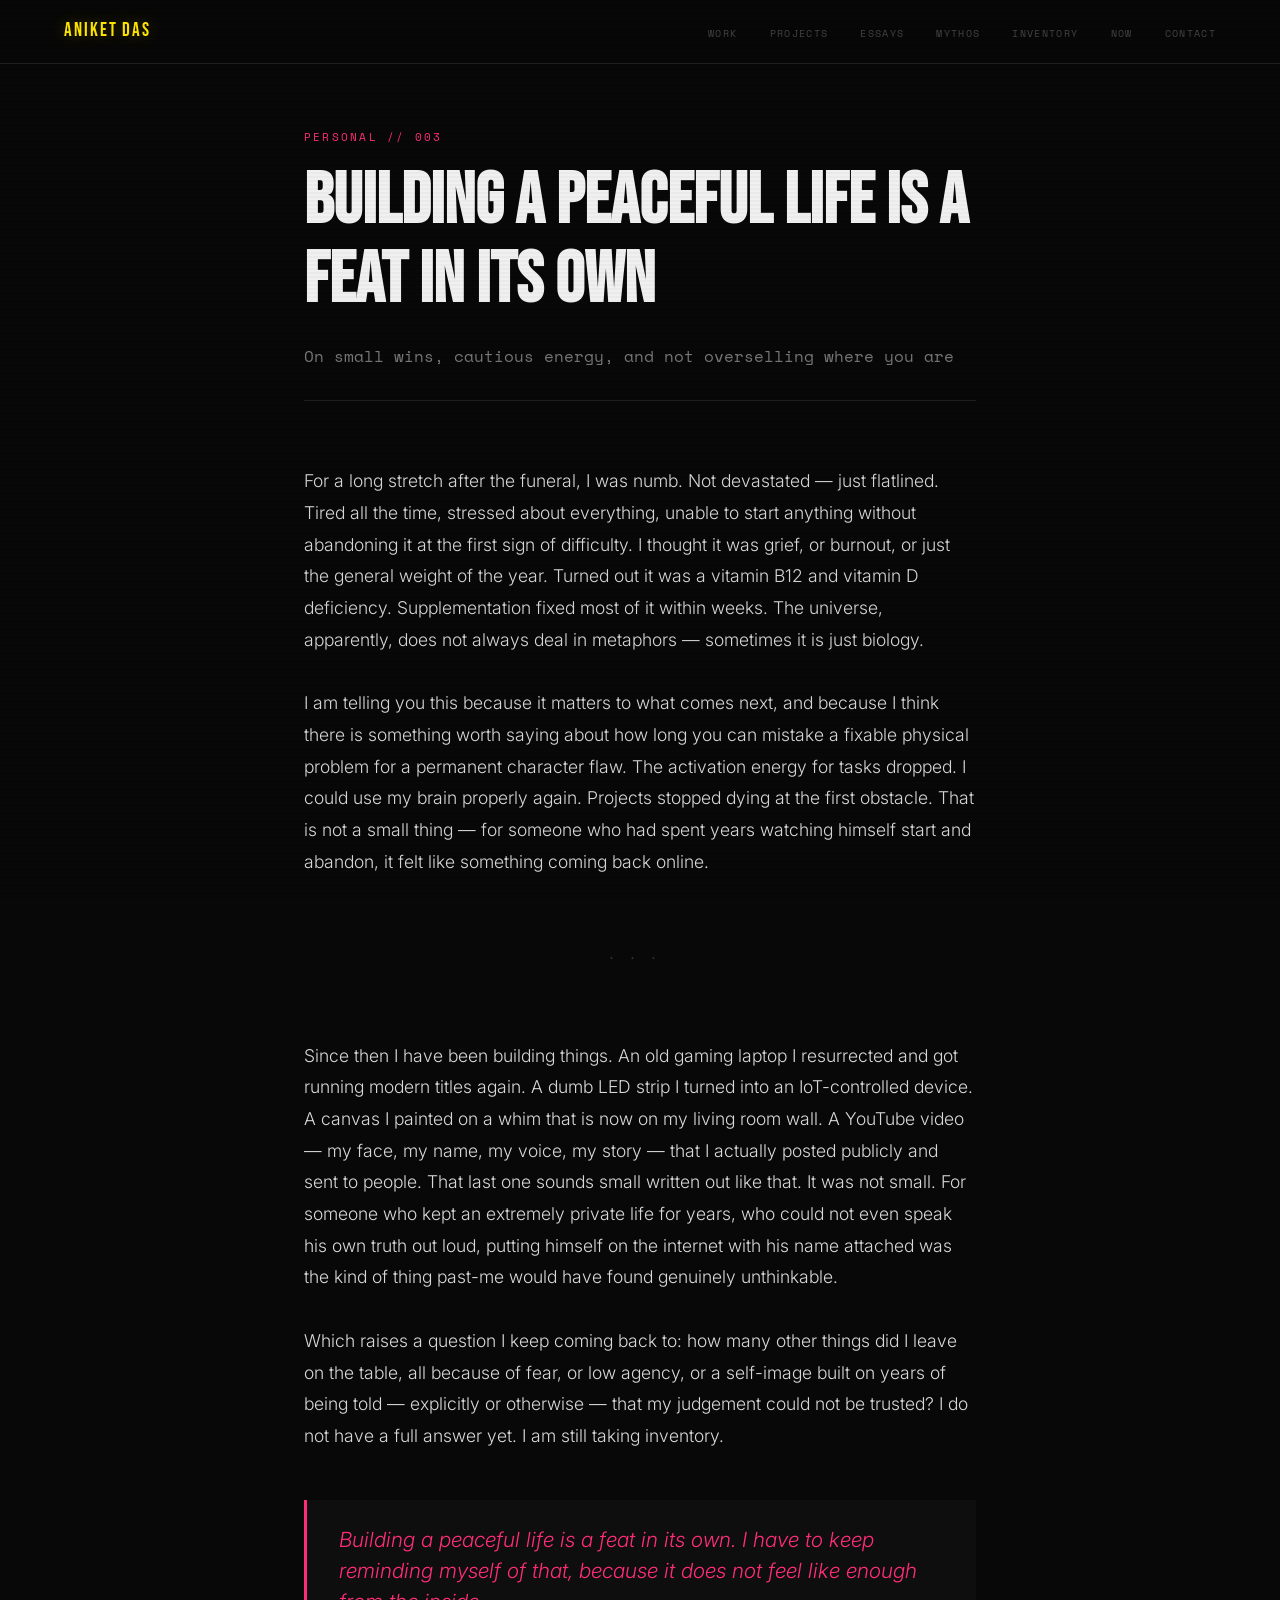
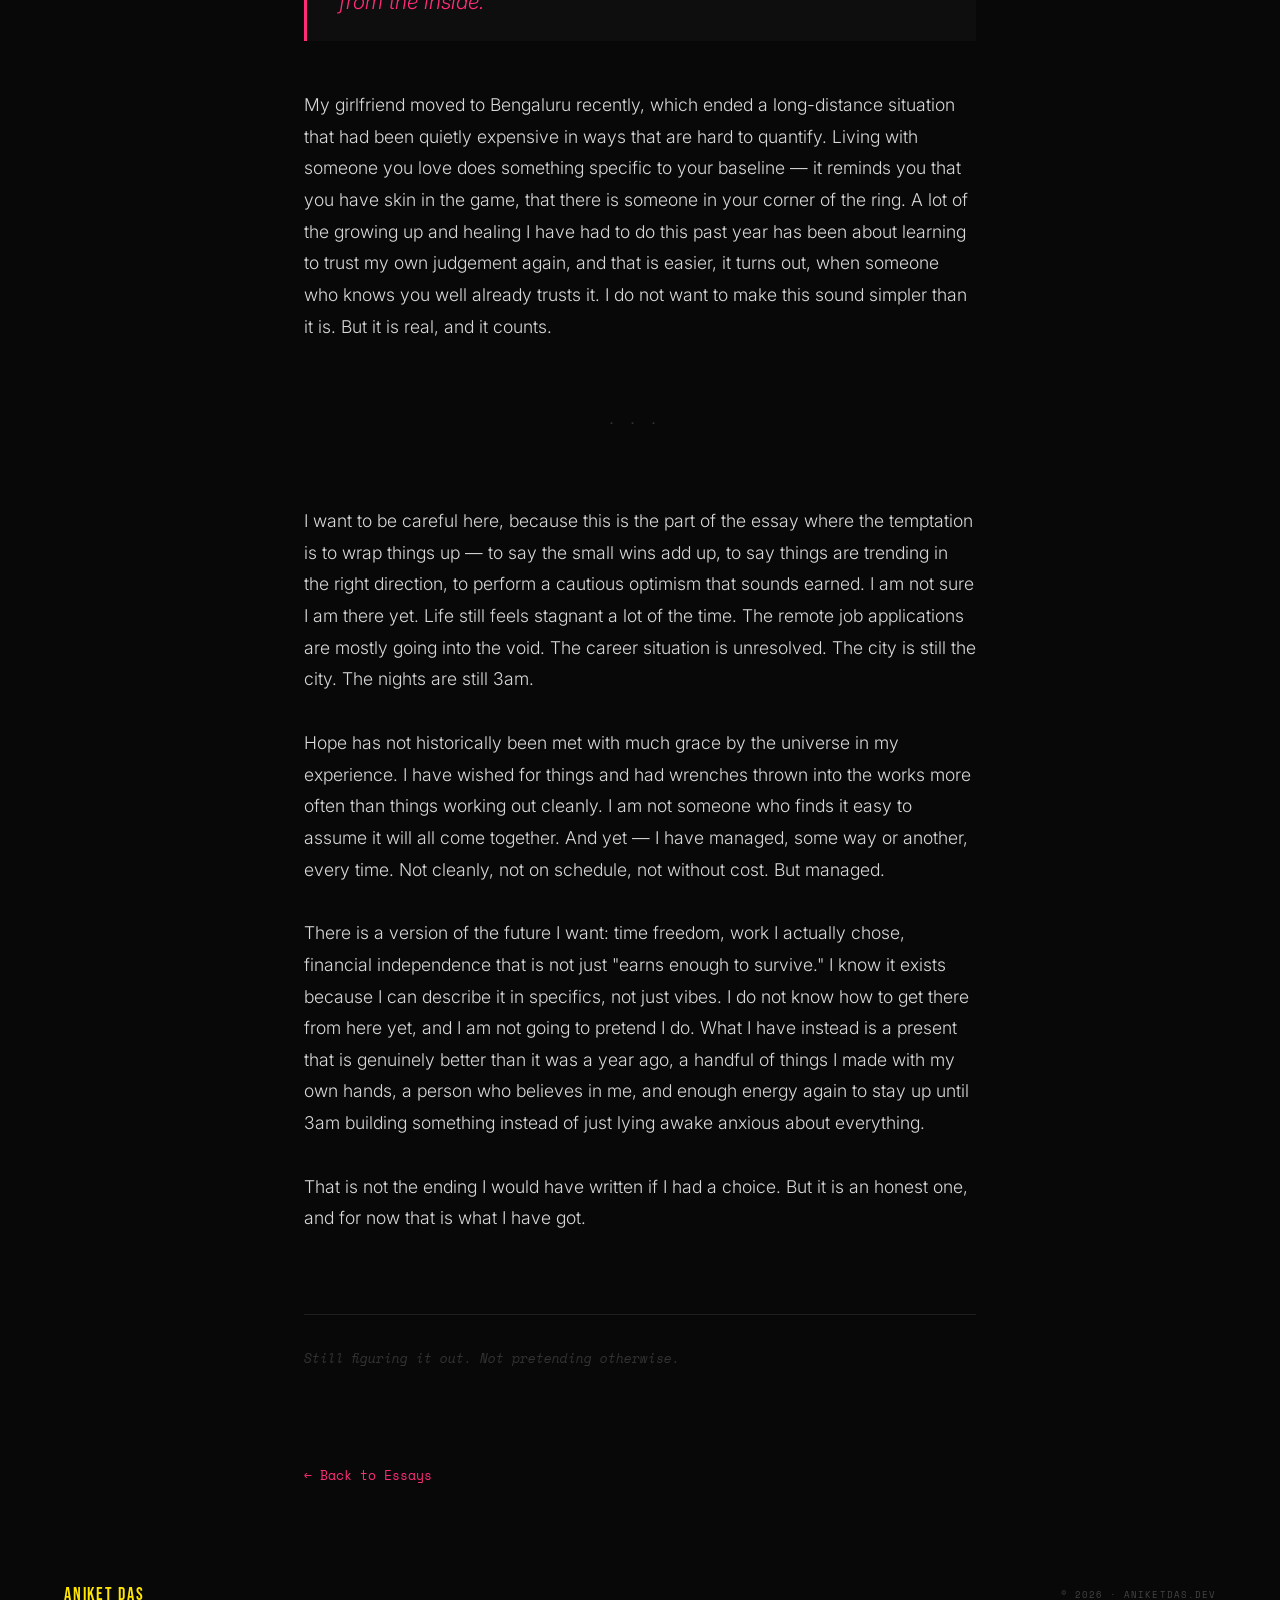
<file: essays/peaceful-life.html>
<!DOCTYPE html>
<html lang="en">
<head>
<meta charset="UTF-8">
<meta name="viewport" content="width=device-width, initial-scale=1.0">
<title>Building a peaceful life is a feat in its own — Aniket Das</title>
<link href="https://fonts.googleapis.com/css2?family=Bebas+Neue&family=Inter:wght@300;400;500&family=Space+Mono:ital,wght@0,400;0,700;1,400&display=swap" rel="stylesheet">
<link rel="icon" type="image/png" href="../favicon/favicon-96x96.png" sizes="96x96" />
<link rel="icon" type="image/svg+xml" href="../favicon/favicon.svg" />
<link rel="shortcut icon" href="../favicon/favicon.ico" />
<link rel="apple-touch-icon" sizes="180x180" href="../favicon/apple-touch-icon.png" />
<link rel="manifest" href="../favicon/site.webmanifest" />
<link rel="stylesheet" href="../css/style.css">
<style>
  .essay-container {
    max-width: 800px;
    margin: 0 auto;
    padding: 8rem var(--px) 4rem;
  }
  .essay-header {
    margin-bottom: 4rem;
    border-bottom: 1px solid var(--line);
    padding-bottom: 2rem;
  }
  .essay-eyebrow {
    font-family: var(--mono);
    font-size: 0.7rem;
    color: var(--pink);
    text-transform: uppercase;
    letter-spacing: 0.2em;
    margin-bottom: 1rem;
    display: block;
  }
  .essay-title {
    font-family: var(--display);
    font-size: clamp(2.5rem, 6vw, 4.5rem);
    line-height: 1.1;
    color: var(--white);
    margin-bottom: 1.5rem;
  }
  .essay-sub {
    font-family: var(--mono);
    font-size: 1rem;
    color: var(--mid);
    line-height: 1.5;
  }
  .essay-content {
    font-size: 1.1rem;
    line-height: 1.8;
    color: var(--white);
  }
  .essay-content p {
    margin-bottom: 2rem;
    color: rgba(240, 240, 240, 0.9);
  }
  .essay-content .section-break {
    text-align: center;
    color: var(--dimmed);
    margin: 4rem 0;
    letter-spacing: 1rem;
    font-size: 1.2rem;
  }
  .essay-content .pull-quote {
    border-left: 3px solid var(--pink);
    padding: 1.5rem 2rem;
    margin: 3rem 0;
    background: var(--bg2);
  }
  .essay-content .pull-quote p {
    font-size: 1.3rem;
    font-style: italic;
    color: var(--pink);
    margin: 0;
    line-height: 1.5;
  }
  .essay-content .note {
    font-family: var(--mono);
    font-size: 0.8rem;
    color: var(--dimmed);
    font-style: italic;
    margin-top: 5rem;
    padding-top: 2rem;
    border-top: 1px solid var(--line);
  }
  .back-link {
    display: inline-flex;
    align-items: center;
    gap: 0.5rem;
    font-family: var(--mono);
    font-size: 0.8rem;
    color: var(--pink);
    text-decoration: none;
    margin-top: 4rem;
    transition: gap 0.2s;
  }
  .back-link:hover {
    gap: 0.8rem;
  }
</style>
</head>
<body>

<nav>
  <a href="../index.html" class="nav-logo">ANIKET DAS</a>
  <ul class="nav-links">
    <li><a href="../index.html#work">Work</a></li>
    <li><a href="../index.html#projects">Projects</a></li>
    <li><a href="../essays.html">Essays</a></li>
    <li><a href="../index.html#mythos">Mythos</a></li>
    <li><a href="../index.html#inventory">Inventory</a></li>
    <li><a href="../index.html#now">Now</a></li>
    <li><a href="../index.html#contact">Contact</a></li>
  </ul>
</nav>

<article class="essay-container">
  <header class="essay-header">
    <span class="essay-eyebrow">Personal // 003</span>
    <h1 class="essay-title">Building a peaceful life is a feat in its own</h1>
    <p class="essay-sub">On small wins, cautious energy, and not overselling where you are</p>
  </header>

  <div class="essay-content">
    <p>For a long stretch after the funeral, I was numb. Not devastated — just flatlined. Tired all the time, stressed about everything, unable to start anything without abandoning it at the first sign of difficulty. I thought it was grief, or burnout, or just the general weight of the year. Turned out it was a vitamin B12 and vitamin D deficiency. Supplementation fixed most of it within weeks. The universe, apparently, does not always deal in metaphors — sometimes it is just biology.</p>

    <p>I am telling you this because it matters to what comes next, and because I think there is something worth saying about how long you can mistake a fixable physical problem for a permanent character flaw. The activation energy for tasks dropped. I could use my brain properly again. Projects stopped dying at the first obstacle. That is not a small thing — for someone who had spent years watching himself start and abandon, it felt like something coming back online.</p>

    <div class="section-break">···</div>

    <p>Since then I have been building things. An old gaming laptop I resurrected and got running modern titles again. A dumb LED strip I turned into an IoT-controlled device. A canvas I painted on a whim that is now on my living room wall. A YouTube video — my face, my name, my voice, my story — that I actually posted publicly and sent to people. That last one sounds small written out like that. It was not small. For someone who kept an extremely private life for years, who could not even speak his own truth out loud, putting himself on the internet with his name attached was the kind of thing past-me would have found genuinely unthinkable.</p>

    <p>Which raises a question I keep coming back to: how many other things did I leave on the table, all because of fear, or low agency, or a self-image built on years of being told — explicitly or otherwise — that my judgement could not be trusted? I do not have a full answer yet. I am still taking inventory.</p>

    <div class="pull-quote">
      <p>Building a peaceful life is a feat in its own. I have to keep reminding myself of that, because it does not feel like enough from the inside.</p>
    </div>

    <p>My girlfriend moved to Bengaluru recently, which ended a long-distance situation that had been quietly expensive in ways that are hard to quantify. Living with someone you love does something specific to your baseline — it reminds you that you have skin in the game, that there is someone in your corner of the ring. A lot of the growing up and healing I have had to do this past year has been about learning to trust my own judgement again, and that is easier, it turns out, when someone who knows you well already trusts it. I do not want to make this sound simpler than it is. But it is real, and it counts.</p>

    <div class="section-break">···</div>

    <p>I want to be careful here, because this is the part of the essay where the temptation is to wrap things up — to say the small wins add up, to say things are trending in the right direction, to perform a cautious optimism that sounds earned. I am not sure I am there yet. Life still feels stagnant a lot of the time. The remote job applications are mostly going into the void. The career situation is unresolved. The city is still the city. The nights are still 3am.</p>

    <p>Hope has not historically been met with much grace by the universe in my experience. I have wished for things and had wrenches thrown into the works more often than things working out cleanly. I am not someone who finds it easy to assume it will all come together. And yet — I have managed, some way or another, every time. Not cleanly, not on schedule, not without cost. But managed.</p>

    <p>There is a version of the future I want: time freedom, work I actually chose, financial independence that is not just "earns enough to survive." I know it exists because I can describe it in specifics, not just vibes. I do not know how to get there from here yet, and I am not going to pretend I do. What I have instead is a present that is genuinely better than it was a year ago, a handful of things I made with my own hands, a person who believes in me, and enough energy again to stay up until 3am building something instead of just lying awake anxious about everything.</p>

    <p>That is not the ending I would have written if I had a choice. But it is an honest one, and for now that is what I have got.</p>

    <p class="note">Still figuring it out. Not pretending otherwise.</p>
  </div>

  <a href="../essays.html" class="back-link">← Back to Essays</a>
</article>

<footer>
  <span class="f-logo">ANIKET DAS</span>
  <span class="f-copy">© 2026 · aniketdas.dev</span>
</footer>

</body>
</html>
</file>
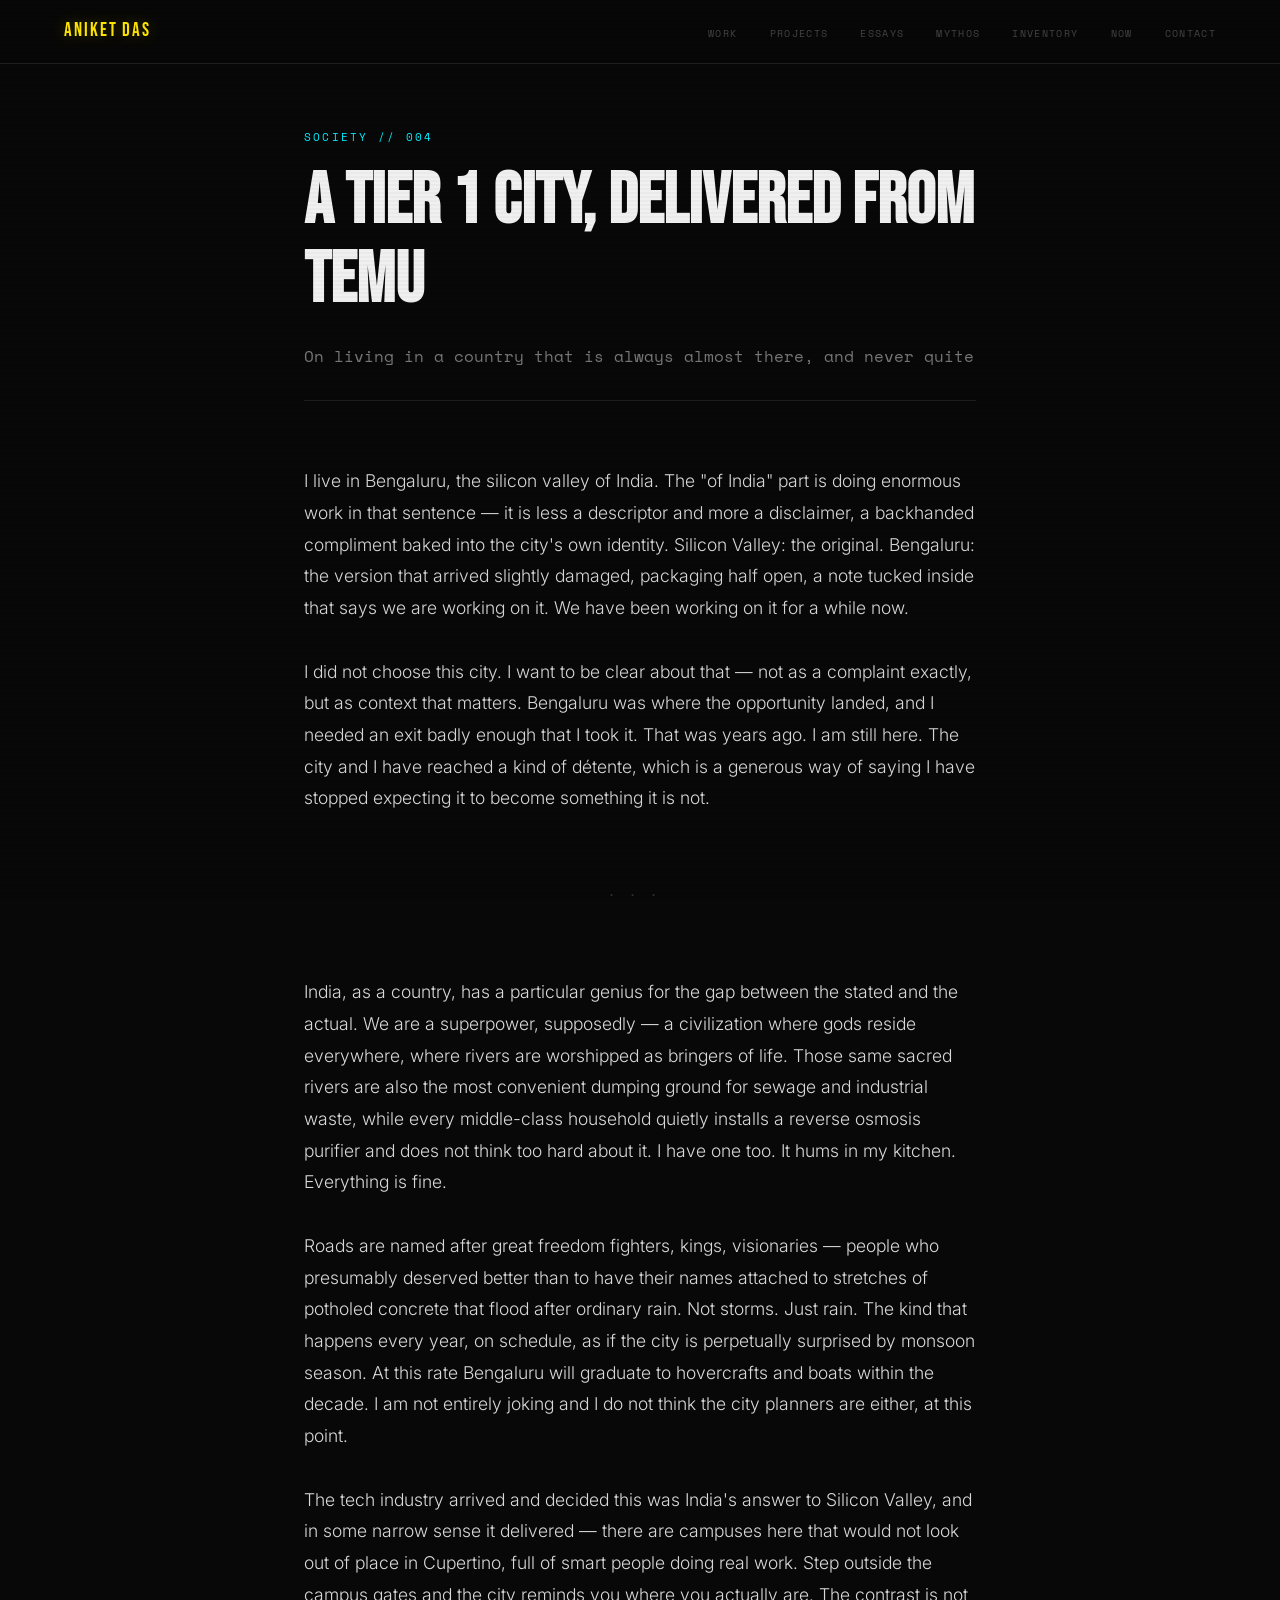
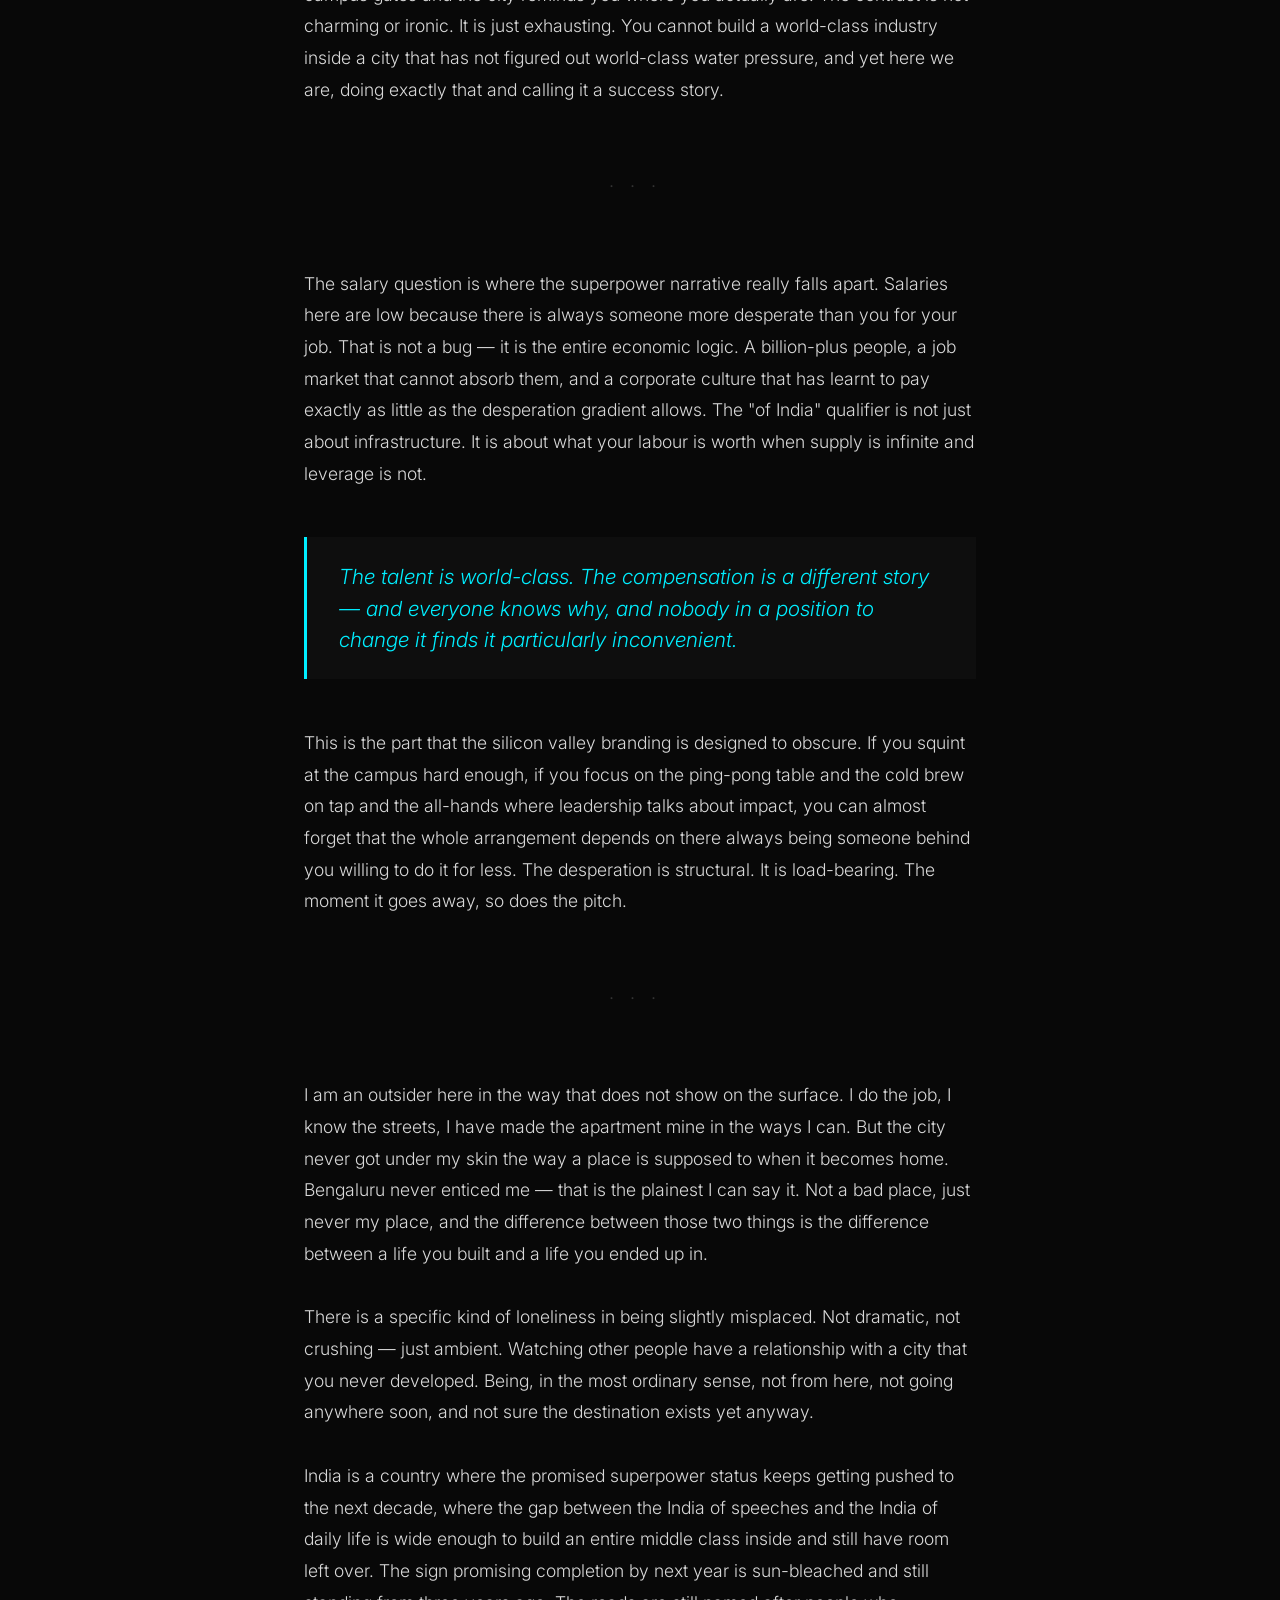
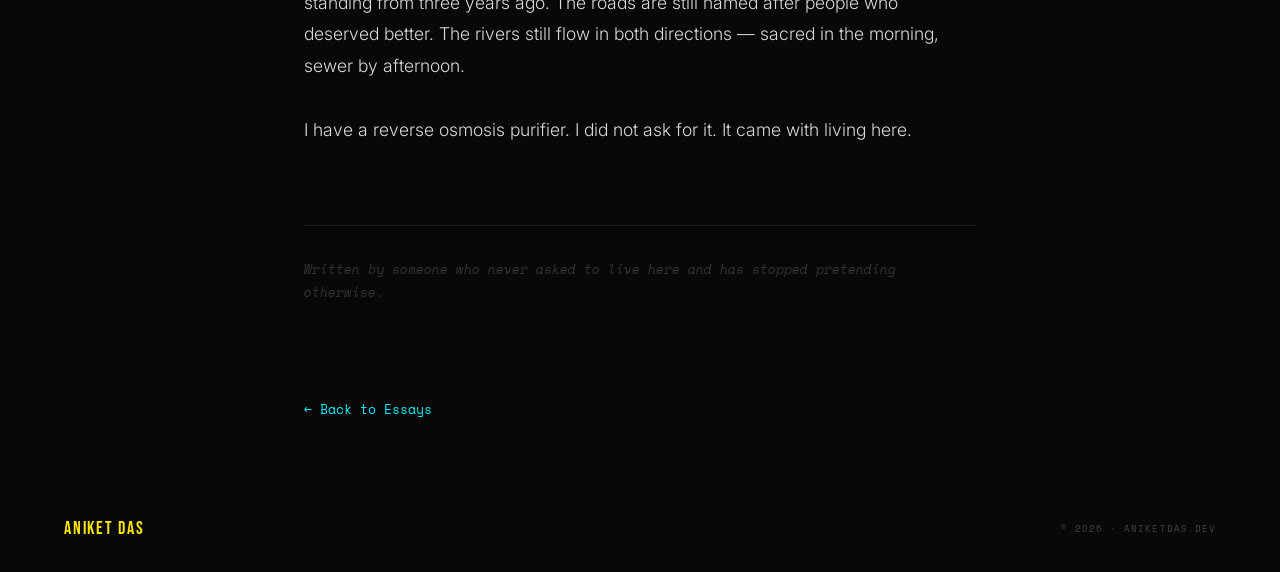
<file: essays/temu-city.html>
<!DOCTYPE html>
<html lang="en">
<head>
<meta charset="UTF-8">
<meta name="viewport" content="width=device-width, initial-scale=1.0">
<title>A tier 1 city, delivered from Temu — Aniket Das</title>
<link href="https://fonts.googleapis.com/css2?family=Bebas+Neue&family=Inter:wght@300;400;500&family=Space+Mono:ital,wght@0,400;0,700;1,400&display=swap" rel="stylesheet">
<link rel="icon" type="image/png" href="../favicon/favicon-96x96.png" sizes="96x96" />
<link rel="icon" type="image/svg+xml" href="../favicon/favicon.svg" />
<link rel="shortcut icon" href="../favicon/favicon.ico" />
<link rel="apple-touch-icon" sizes="180x180" href="../favicon/apple-touch-icon.png" />
<link rel="manifest" href="../favicon/site.webmanifest" />
<link rel="stylesheet" href="../css/style.css">
<style>
  .essay-container {
    max-width: 800px;
    margin: 0 auto;
    padding: 8rem var(--px) 4rem;
  }
  .essay-header {
    margin-bottom: 4rem;
    border-bottom: 1px solid var(--line);
    padding-bottom: 2rem;
  }
  .essay-eyebrow {
    font-family: var(--mono);
    font-size: 0.7rem;
    color: var(--cyan);
    text-transform: uppercase;
    letter-spacing: 0.2em;
    margin-bottom: 1rem;
    display: block;
  }
  .essay-title {
    font-family: var(--display);
    font-size: clamp(2.5rem, 6vw, 4.5rem);
    line-height: 1.1;
    color: var(--white);
    margin-bottom: 1.5rem;
  }
  .essay-sub {
    font-family: var(--mono);
    font-size: 1rem;
    color: var(--mid);
    line-height: 1.5;
  }
  .essay-content {
    font-size: 1.1rem;
    line-height: 1.8;
    color: var(--white);
  }
  .essay-content p {
    margin-bottom: 2rem;
    color: rgba(240, 240, 240, 0.9);
  }
  .essay-content .section-break {
    text-align: center;
    color: var(--dimmed);
    margin: 4rem 0;
    letter-spacing: 1rem;
    font-size: 1.2rem;
  }
  .essay-content .pull-quote {
    border-left: 3px solid var(--cyan);
    padding: 1.5rem 2rem;
    margin: 3rem 0;
    background: var(--bg2);
  }
  .essay-content .pull-quote p {
    font-size: 1.3rem;
    font-style: italic;
    color: var(--cyan);
    margin: 0;
    line-height: 1.5;
  }
  .essay-content .note {
    font-family: var(--mono);
    font-size: 0.8rem;
    color: var(--dimmed);
    font-style: italic;
    margin-top: 5rem;
    padding-top: 2rem;
    border-top: 1px solid var(--line);
  }
  .back-link {
    display: inline-flex;
    align-items: center;
    gap: 0.5rem;
    font-family: var(--mono);
    font-size: 0.8rem;
    color: var(--cyan);
    text-decoration: none;
    margin-top: 4rem;
    transition: gap 0.2s;
  }
  .back-link:hover {
    gap: 0.8rem;
  }
</style>
</head>
<body>

<nav>
  <a href="../index.html" class="nav-logo">ANIKET DAS</a>
  <ul class="nav-links">
    <li><a href="../index.html#work">Work</a></li>
    <li><a href="../index.html#projects">Projects</a></li>
    <li><a href="../essays.html">Essays</a></li>
    <li><a href="../index.html#mythos">Mythos</a></li>
    <li><a href="../index.html#inventory">Inventory</a></li>
    <li><a href="../index.html#now">Now</a></li>
    <li><a href="../index.html#contact">Contact</a></li>
  </ul>
</nav>

<article class="essay-container">
  <header class="essay-header">
    <span class="essay-eyebrow">Society // 004</span>
    <h1 class="essay-title">A tier 1 city, delivered from Temu</h1>
    <p class="essay-sub">On living in a country that is always almost there, and never quite</p>
  </header>

  <div class="essay-content">
    <p>I live in Bengaluru, the silicon valley of India. The "of India" part is doing enormous work in that sentence — it is less a descriptor and more a disclaimer, a backhanded compliment baked into the city's own identity. Silicon Valley: the original. Bengaluru: the version that arrived slightly damaged, packaging half open, a note tucked inside that says we are working on it. We have been working on it for a while now.</p>

    <p>I did not choose this city. I want to be clear about that — not as a complaint exactly, but as context that matters. Bengaluru was where the opportunity landed, and I needed an exit badly enough that I took it. That was years ago. I am still here. The city and I have reached a kind of détente, which is a generous way of saying I have stopped expecting it to become something it is not.</p>

    <div class="section-break">···</div>

    <p>India, as a country, has a particular genius for the gap between the stated and the actual. We are a superpower, supposedly — a civilization where gods reside everywhere, where rivers are worshipped as bringers of life. Those same sacred rivers are also the most convenient dumping ground for sewage and industrial waste, while every middle-class household quietly installs a reverse osmosis purifier and does not think too hard about it. I have one too. It hums in my kitchen. Everything is fine.</p>

    <p>Roads are named after great freedom fighters, kings, visionaries — people who presumably deserved better than to have their names attached to stretches of potholed concrete that flood after ordinary rain. Not storms. Just rain. The kind that happens every year, on schedule, as if the city is perpetually surprised by monsoon season. At this rate Bengaluru will graduate to hovercrafts and boats within the decade. I am not entirely joking and I do not think the city planners are either, at this point.</p>

    <p>The tech industry arrived and decided this was India's answer to Silicon Valley, and in some narrow sense it delivered — there are campuses here that would not look out of place in Cupertino, full of smart people doing real work. Step outside the campus gates and the city reminds you where you actually are. The contrast is not charming or ironic. It is just exhausting. You cannot build a world-class industry inside a city that has not figured out world-class water pressure, and yet here we are, doing exactly that and calling it a success story.</p>

    <div class="section-break">···</div>

    <p>The salary question is where the superpower narrative really falls apart. Salaries here are low because there is always someone more desperate than you for your job. That is not a bug — it is the entire economic logic. A billion-plus people, a job market that cannot absorb them, and a corporate culture that has learnt to pay exactly as little as the desperation gradient allows. The "of India" qualifier is not just about infrastructure. It is about what your labour is worth when supply is infinite and leverage is not.</p>

    <div class="pull-quote">
      <p>The talent is world-class. The compensation is a different story — and everyone knows why, and nobody in a position to change it finds it particularly inconvenient.</p>
    </div>

    <p>This is the part that the silicon valley branding is designed to obscure. If you squint at the campus hard enough, if you focus on the ping-pong table and the cold brew on tap and the all-hands where leadership talks about impact, you can almost forget that the whole arrangement depends on there always being someone behind you willing to do it for less. The desperation is structural. It is load-bearing. The moment it goes away, so does the pitch.</p>

    <div class="section-break">···</div>

    <p>I am an outsider here in the way that does not show on the surface. I do the job, I know the streets, I have made the apartment mine in the ways I can. But the city never got under my skin the way a place is supposed to when it becomes home. Bengaluru never enticed me — that is the plainest I can say it. Not a bad place, just never my place, and the difference between those two things is the difference between a life you built and a life you ended up in.</p>

    <p>There is a specific kind of loneliness in being slightly misplaced. Not dramatic, not crushing — just ambient. Watching other people have a relationship with a city that you never developed. Being, in the most ordinary sense, not from here, not going anywhere soon, and not sure the destination exists yet anyway.</p>

    <p>India is a country where the promised superpower status keeps getting pushed to the next decade, where the gap between the India of speeches and the India of daily life is wide enough to build an entire middle class inside and still have room left over. The sign promising completion by next year is sun-bleached and still standing from three years ago. The roads are still named after people who deserved better. The rivers still flow in both directions — sacred in the morning, sewer by afternoon.</p>

    <p>I have a reverse osmosis purifier. I did not ask for it. It came with living here.</p>

    <p class="note">Written by someone who never asked to live here and has stopped pretending otherwise.</p>
  </div>

  <a href="../essays.html" class="back-link">← Back to Essays</a>
</article>

<footer>
  <span class="f-logo">ANIKET DAS</span>
  <span class="f-copy">© 2026 · aniketdas.dev</span>
</footer>

</body>
</html>
</file>
<file: css/style.css>
*,*::before,*::after{margin:0;padding:0;box-sizing:border-box}
:root{
  --bg:#080808;--bg2:#0E0E0E;--bg3:#141414;--line:#1E1E1E;--line2:#2A2A2A;
  --yellow:#FFE600;--pink:#FF2D78;--green:#00FF94;--cyan:#00EEFF;--purple:#B44FFF;
  --white:#F0F0F0;--mid:#777;--muted:#444;--dimmed:#333;
  --mono:'Space Mono',monospace;--display:'Bebas Neue',sans-serif;--sans:'Inter',sans-serif;
  --px:clamp(1.2rem,5vw,5rem);
}
html{scroll-behavior:smooth}
body{background:var(--bg);color:var(--white);font-family:var(--sans);font-weight:300;overflow-x:hidden;line-height:1.6}
body::before{content:'';position:fixed;inset:0;background:repeating-linear-gradient(0deg,transparent,transparent 2px,rgba(0,0,0,0.025) 2px,rgba(0,0,0,0.025) 4px);pointer-events:none;z-index:9999}

/* NAV */
nav{position:fixed;top:0;left:0;right:0;z-index:200;display:flex;align-items:center;justify-content:space-between;padding:1rem var(--px);border-bottom:1px solid var(--line);background:rgba(8,8,8,0.96);backdrop-filter:blur(12px)}
.nav-logo{font-family:var(--display);font-size:1.2rem;letter-spacing:0.1em;color:var(--yellow);text-decoration:none;text-shadow:0 0 16px rgba(255,230,0,0.3)}
.nav-links{display:flex;gap:clamp(0.8rem,2.5vw,2rem);list-style:none;flex-wrap:wrap}
.nav-links a{font-family:var(--mono);font-size:0.6rem;letter-spacing:0.14em;text-transform:uppercase;color:var(--muted);text-decoration:none;transition:color 0.15s}
.nav-links a:hover{color:var(--green)}

/* HERO */
.hero{min-height:100svh;display:flex;flex-direction:column;justify-content:flex-end;padding:6rem var(--px) 4rem;position:relative;overflow:hidden;border-bottom:1px solid var(--line)}
.hero-grid{position:absolute;inset:0;background-image:linear-gradient(var(--line) 1px,transparent 1px),linear-gradient(90deg,var(--line) 1px,transparent 1px);background-size:50px 50px;opacity:0.35;z-index:0}
.glow-purple{position:absolute;top:15%;left:25%;width:700px;height:700px;background:radial-gradient(circle,rgba(180,79,255,0.1) 0%,transparent 65%);z-index:0;pointer-events:none}
.glow-green{position:absolute;bottom:5%;right:5%;width:400px;height:400px;background:radial-gradient(circle,rgba(0,255,148,0.07) 0%,transparent 65%);z-index:0;pointer-events:none}

.hero-inner{position:relative;z-index:1}
.hero-eyebrow{font-family:var(--mono);font-size:0.65rem;letter-spacing:0.22em;color:var(--green);margin-bottom:1.5rem;display:flex;align-items:center;gap:0.6rem}
.blink{animation:blink 1.1s step-end infinite}
@keyframes blink{0%,100%{opacity:1}50%{opacity:0}}
.hero-name{font-family:var(--display);font-size:clamp(5rem,17vw,15rem);line-height:0.88;letter-spacing:-0.01em;margin-bottom:1.8rem}
.hero-name .l1{color:var(--white);display:block}
.hero-name .l2{color:transparent;-webkit-text-stroke:2px var(--yellow);display:block}
.hero-pills{display:flex;flex-wrap:wrap;gap:0.45rem;margin-bottom:2.5rem}
.pill{font-family:var(--mono);font-size:0.63rem;letter-spacing:0.1em;padding:0.3rem 0.85rem;border:1px solid;transition:all 0.2s}
.pill.y{border-color:rgba(255,230,0,0.4);color:var(--yellow)}
.pill.p{border-color:rgba(255,45,120,0.4);color:var(--pink)}
.pill.g{border-color:rgba(0,255,148,0.4);color:var(--green)}
.pill.c{border-color:rgba(0,238,255,0.4);color:var(--cyan)}
.pill.pu{border-color:rgba(180,79,255,0.4);color:var(--purple)}

.hero-bottom{display:grid;grid-template-columns:1fr 1fr;gap:3rem;align-items:end}
@media(max-width:640px){.hero-bottom{grid-template-columns:1fr}}
.currently{border-left:2px solid var(--yellow);padding-left:1.4rem}
.c-label{font-family:var(--mono);font-size:0.58rem;letter-spacing:0.22em;text-transform:uppercase;color:var(--yellow);margin-bottom:0.9rem}
.c-item{font-family:var(--mono);font-size:0.72rem;color:var(--mid);padding:0.25rem 0;display:flex;align-items:center;gap:0.7rem}
.c-item::before{content:'//';color:var(--dimmed)}
.hero-nav{display:flex;flex-direction:column;align-items:flex-end;gap:0.3rem}
.hn-link{font-family:var(--display);font-size:clamp(1.3rem,3vw,2.5rem);letter-spacing:0.06em;color:var(--muted);text-decoration:none;transition:color 0.15s;line-height:1.1}
.hn-link:hover{color:var(--white)}
.hn-link.y:hover{color:var(--yellow)}.hn-link.p:hover{color:var(--pink)}.hn-link.g:hover{color:var(--green)}.hn-link.c:hover{color:var(--cyan)}.hn-link.pu:hover{color:var(--purple)}

/* MARQUEE */
.mq{overflow:hidden;white-space:nowrap;border-bottom:1px solid var(--line)}
.mq.ybar{background:var(--yellow);padding:0.75rem 0}
.mq.pbar{background:var(--pink);padding:0.75rem 0}
.mq-track{display:inline-flex;animation:mq 22s linear infinite}
.mq-item{font-family:var(--display);font-size:0.95rem;letter-spacing:0.1em;padding:0 1.8rem}
.ybar .mq-item{color:#000}.pbar .mq-item{color:#000}
@keyframes mq{from{transform:translateX(0)}to{transform:translateX(-50%)}}

/* SECTION */
section{padding:clamp(4rem,8vw,7rem) var(--px);border-bottom:1px solid var(--line)}
.s-pre{font-family:var(--mono);font-size:0.58rem;letter-spacing:0.26em;text-transform:uppercase;margin-bottom:1.2rem;display:flex;align-items:center;gap:0.6rem}
.s-pre::before{content:'[['}.s-pre::after{content:']]'}
.s-pre.y{color:var(--yellow)}.s-pre.p{color:var(--pink)}.s-pre.g{color:var(--green)}.s-pre.c{color:var(--cyan)}.s-pre.pu{color:var(--purple)}
.s-h{font-family:var(--display);font-size:clamp(2.8rem,6.5vw,5.5rem);line-height:0.95;letter-spacing:0.02em;margin-bottom:2.5rem}
.sub{font-family:var(--mono);font-size:0.73rem;color:var(--mid);line-height:1.85;max-width:560px;margin-bottom:2.5rem}

/* WORK */
.work-list{display:flex;flex-direction:column;gap:1px;background:var(--line)}
.work-card{background:var(--bg2);padding:2.2rem;display:grid;grid-template-columns:1fr auto;gap:2rem;align-items:start;transition:background 0.2s}
.work-card:hover{background:var(--bg3)}
@media(max-width:580px){.work-card{grid-template-columns:1fr;gap:0.8rem}}
.work-role{font-family:var(--mono);font-size:0.6rem;letter-spacing:0.18em;text-transform:uppercase;margin-bottom:0.5rem}
.work-role.y{color:var(--yellow)}.work-role.g{color:var(--green)}.work-role.c{color:var(--cyan)}
.work-title{font-family:var(--display);font-size:clamp(1.4rem,3vw,2rem);letter-spacing:0.04em;color:var(--white);margin-bottom:0.8rem}
.work-bullets{list-style:none;display:flex;flex-direction:column;gap:0.5rem;margin-bottom:1.1rem}
.work-bullets li{font-size:0.8rem;color:var(--mid);line-height:1.7;display:flex;gap:0.8rem;align-items:flex-start}
.work-bullets li::before{content:'—';color:var(--dimmed);flex-shrink:0;margin-top:0.05rem}
.tech-row{display:flex;flex-wrap:wrap;gap:0.35rem}
.tech{font-family:var(--mono);font-size:0.58rem;letter-spacing:0.1em;padding:0.2rem 0.55rem;border:1px solid var(--line2);color:var(--muted)}
.work-meta{text-align:right}
.work-period{font-family:var(--mono);font-size:0.62rem;letter-spacing:0.12em;color:var(--muted);white-space:nowrap}
.work-loc{font-family:var(--mono);font-size:0.58rem;color:var(--dimmed);margin-top:0.3rem}

/* PROJECTS */
.proj-grid{display:flex;flex-direction:column;gap:1px;background:var(--line)}
.proj-card{background:var(--bg2);padding:2.2rem;display:grid;grid-template-columns:56px 1fr auto;gap:2rem;align-items:start;transition:background 0.2s}
.proj-card:hover{background:var(--bg3)}
@media(max-width:580px){.proj-card{grid-template-columns:1fr;gap:0.8rem}.proj-n{display:none}}
.proj-n{font-family:var(--display);font-size:2.2rem;line-height:1}
.proj-title{font-family:var(--display);font-size:clamp(1.3rem,2.8vw,1.9rem);letter-spacing:0.04em;color:var(--white);margin-bottom:0.5rem}
.proj-desc{font-size:0.8rem;color:var(--mid);line-height:1.75;max-width:580px;margin-bottom:1rem}
.proj-stat{font-family:var(--mono);font-size:0.65rem;color:var(--muted);margin-bottom:0.8rem}
.proj-link{font-family:var(--mono);font-size:0.62rem;letter-spacing:0.12em;text-transform:uppercase;color:inherit;text-decoration:none;display:inline-flex;align-items:center;gap:0.4rem;transition:gap 0.2s}
.proj-link:hover{gap:0.7rem}
.badge{font-family:var(--mono);font-size:0.58rem;letter-spacing:0.14em;text-transform:uppercase;padding:0.25rem 0.7rem;border:1px solid;white-space:nowrap}
.badge.live{border-color:var(--green);color:var(--green)}
.badge.pub{border-color:var(--cyan);color:var(--cyan)}
.badge.int{border-color:var(--yellow);color:var(--yellow)}
.badge.wip{border-color:var(--pink);color:var(--pink)}

/* ESSAYS */
.essays-grid{display:grid;grid-template-columns:repeat(auto-fit,minmax(260px,1fr));gap:1px;background:var(--line)}
.essay{background:var(--bg2);padding:2rem;transition:background 0.2s}
.essay:hover{background:var(--bg3)}
.e-num{font-family:var(--mono);font-size:0.58rem;color:var(--dimmed);margin-bottom:1rem}
.e-title{font-family:var(--display);font-size:clamp(1.1rem,2.2vw,1.6rem);letter-spacing:0.04em;line-height:1.1;margin-bottom:0.7rem}
.e-excerpt{font-size:0.78rem;line-height:1.75;color:var(--mid)}
.e-foot{display:flex;justify-content:space-between;align-items:center;margin-top:1.4rem;padding-top:1rem;border-top:1px solid var(--line)}
.e-cat{font-family:var(--mono);font-size:0.58rem;letter-spacing:0.16em;text-transform:uppercase}
.e-draft{font-family:var(--mono);font-size:0.58rem;color:var(--dimmed);border:1px solid var(--line);padding:0.15rem 0.5rem}

/* MYTHOS */
.mythos-grid{display:grid;grid-template-columns:repeat(auto-fit,minmax(210px,1fr));gap:1px;background:var(--line)}
.myth{background:var(--bg2);padding:1.8rem 1.5rem;transition:background 0.2s;position:relative;overflow:hidden}
.myth:hover{background:var(--bg3)}
.myth::before{content:'';position:absolute;top:0;left:0;width:2px;height:100%}
.myth.y::before{background:var(--yellow)}.myth.p::before{background:var(--pink)}.myth.g::before{background:var(--green)}.myth.pu::before{background:var(--purple)}.myth.c::before{background:var(--cyan)}
.myth-sym{font-size:1.8rem;margin-bottom:1rem;display:block}
.myth-name{font-family:var(--display);font-size:1.3rem;letter-spacing:0.05em;margin-bottom:0.5rem}
.myth-desc{font-size:0.76rem;line-height:1.7;color:var(--mid)}

/* TIMELINE */
.tl{display:flex;flex-direction:column}
.tl-row{display:grid;grid-template-columns:72px 1fr;gap:2rem;padding:1.8rem 0;border-bottom:1px solid var(--line)}
.tl-row:last-child{border-bottom:none}
.tl-yr{font-family:var(--display);font-size:2.2rem;line-height:1}
.tl-items{display:flex;flex-direction:column;gap:0.55rem}
.tl-item{font-size:0.8rem;color:var(--mid);display:flex;align-items:flex-start;gap:0.9rem}
.tl-dot{width:5px;height:5px;border-radius:50%;margin-top:0.52rem;flex-shrink:0}
.tl-dot.y{background:var(--yellow);box-shadow:0 0 5px var(--yellow)}.tl-dot.p{background:var(--pink);box-shadow:0 0 5px var(--pink)}.tl-dot.g{background:var(--green);box-shadow:0 0 5px var(--green)}.tl-dot.c{background:var(--cyan);box-shadow:0 0 5px var(--cyan)}.tl-dot.pu{background:var(--purple);box-shadow:0 0 5px var(--purple)}
.tl-future{color:var(--dimmed);font-style:italic}

/* TROPHIES */
.trophy-grid{display:grid;grid-template-columns:repeat(auto-fit,minmax(160px,1fr));gap:1px;background:var(--line)}
.trophy{background:var(--bg2);padding:1.5rem 1.2rem;text-align:center;transition:background 0.2s}
.trophy:hover{background:var(--bg3)}
.t-icon{font-size:1.6rem;margin-bottom:0.7rem;display:block}
.t-name{font-family:var(--mono);font-size:0.62rem;letter-spacing:0.13em;text-transform:uppercase;line-height:1.5}
.t-date{font-family:var(--mono);font-size:0.55rem;color:var(--muted);margin-top:0.4rem}

/* CERTIFICATES */
.certs-grid{display:grid;grid-template-columns:repeat(auto-fit,minmax(280px,1fr));gap:1px;background:var(--line)}
.cert-card{background:var(--bg2);padding:2rem;display:flex;flex-direction:column;gap:1.2rem;transition:background 0.2s}
.cert-card:hover{background:var(--bg3)}
.cert-meta{display:flex;flex-direction:column;gap:0.4rem}
.cert-issuer{font-family:var(--mono);font-size:0.58rem;letter-spacing:0.15em;text-transform:uppercase;color:var(--muted)}
.cert-title{font-family:var(--display);font-size:1.5rem;letter-spacing:0.04em;line-height:1.1;color:var(--white)}
.cert-date{font-family:var(--mono);font-size:0.6rem;color:var(--dimmed)}
.cert-id{font-family:var(--mono);font-size:0.55rem;color:var(--muted);margin-top:0.5rem;display:block}
.cert-skills{display:flex;flex-wrap:wrap;gap:0.4rem;margin-top:auto}
.cert-skill{font-family:var(--mono);font-size:0.55rem;color:var(--mid);border:1px solid var(--line);padding:0.15rem 0.5rem}

/* NOW */
.now-grid{display:grid;grid-template-columns:repeat(auto-fit,minmax(200px,1fr));gap:1px;background:var(--line)}
.now-card{background:var(--bg2);padding:1.8rem}
.nc-label{font-family:var(--mono);font-size:0.58rem;letter-spacing:0.2em;text-transform:uppercase;margin-bottom:1.1rem}
.nc-item{font-family:var(--mono);font-size:0.7rem;color:var(--mid);padding:0.3rem 0;border-bottom:1px solid var(--line);display:flex;align-items:flex-start;gap:0.6rem}
.nc-item:last-child{border-bottom:none}
.nc-item::before{content:'→';color:var(--dimmed);flex-shrink:0}

/* GARDEN */
.garden-grid{display:grid;grid-template-columns:repeat(auto-fit,minmax(200px,1fr));gap:1px;background:var(--line)}
.seed{background:var(--bg2);padding:1.5rem;font-size:0.78rem;color:var(--mid);line-height:1.75;transition:background 0.2s}
.seed:hover{background:var(--bg3)}
.seed-tag{font-family:var(--mono);font-size:0.55rem;letter-spacing:0.16em;text-transform:uppercase;margin-bottom:0.8rem;display:block}

/* INVENTORY */
.inv-grid{display:grid;grid-template-columns:repeat(auto-fit,minmax(230px,1fr));gap:1px;background:var(--line)}
.inv-item{background:var(--bg2);padding:1.3rem 1.5rem;display:flex;align-items:flex-start;gap:1rem;transition:background 0.2s}
.inv-item:hover{background:var(--bg3)}
.inv-dot{width:7px;height:7px;border-radius:50%;flex-shrink:0;margin-top:0.45rem}
.inv-dot.y{background:var(--yellow);box-shadow:0 0 7px var(--yellow)}.inv-dot.p{background:var(--pink);box-shadow:0 0 7px var(--pink)}.inv-dot.g{background:var(--green);box-shadow:0 0 7px var(--green)}.inv-dot.c{background:var(--cyan);box-shadow:0 0 7px var(--cyan)}.inv-dot.pu{background:var(--purple);box-shadow:0 0 7px var(--purple)}
.inv-text{font-size:0.82rem;color:var(--mid);line-height:1.5}

/* OUTSIDE WORK */
.outside-grid{display:grid;grid-template-columns:repeat(auto-fit,minmax(210px,1fr));gap:1px;background:var(--line)}
.outside-card{background:var(--bg2);padding:1.8rem 1.5rem;transition:background 0.2s;position:relative;overflow:hidden}
.outside-card:hover{background:var(--bg3)}
.outside-card::before{content:'';position:absolute;top:0;left:0;width:100%;height:2px}
.outside-card.y::before{background:var(--yellow)}.outside-card.p::before{background:var(--pink)}.outside-card.g::before{background:var(--green)}.outside-card.pu::before{background:var(--purple)}.outside-card.c::before{background:var(--cyan)}
.oc-icon{font-size:1.6rem;margin-bottom:0.9rem;display:block}
.oc-name{font-family:var(--display);font-size:1.2rem;letter-spacing:0.05em;margin-bottom:0.5rem}
.oc-desc{font-size:0.76rem;line-height:1.7;color:var(--mid)}

/* CONTACT */
.contact-grid{display:grid;grid-template-columns:1fr 1fr;gap:4rem;align-items:start}
@media(max-width:640px){.contact-grid{grid-template-columns:1fr}}
.soc-links{display:flex;flex-direction:column}
.soc-link{display:flex;align-items:center;justify-content:space-between;padding:1rem 0;border-bottom:1px solid var(--line);text-decoration:none;color:var(--white);transition:all 0.2s;font-family:var(--mono)}
.soc-link:first-child{border-top:1px solid var(--line)}
.soc-link:hover{padding-left:0.5rem}
.soc-link.y:hover{color:var(--yellow)}.soc-link.p:hover{color:var(--pink)}.soc-link.g:hover{color:var(--green)}.soc-link.c:hover{color:var(--cyan)}.soc-link.pu:hover{color:var(--purple)}
.soc-left{display:flex;align-items:center;gap:1rem}
.soc-plat{font-size:0.55rem;letter-spacing:0.2em;text-transform:uppercase;color:var(--muted);width:68px;flex-shrink:0}
.soc-handle{font-size:0.76rem}
.soc-arrow{color:var(--dimmed);transition:transform 0.2s;font-size:0.8rem}
.soc-link:hover .soc-arrow{transform:translateX(4px)}

/* FOOTER */
footer{padding:1.8rem var(--px);display:flex;align-items:center;justify-content:space-between;flex-wrap:wrap;gap:1rem}
.f-logo{font-family:var(--display);font-size:1.1rem;letter-spacing:0.1em;color:var(--yellow)}
.f-copy{font-family:var(--mono);font-size:0.55rem;letter-spacing:0.12em;text-transform:uppercase;color:var(--muted)}
</file>
